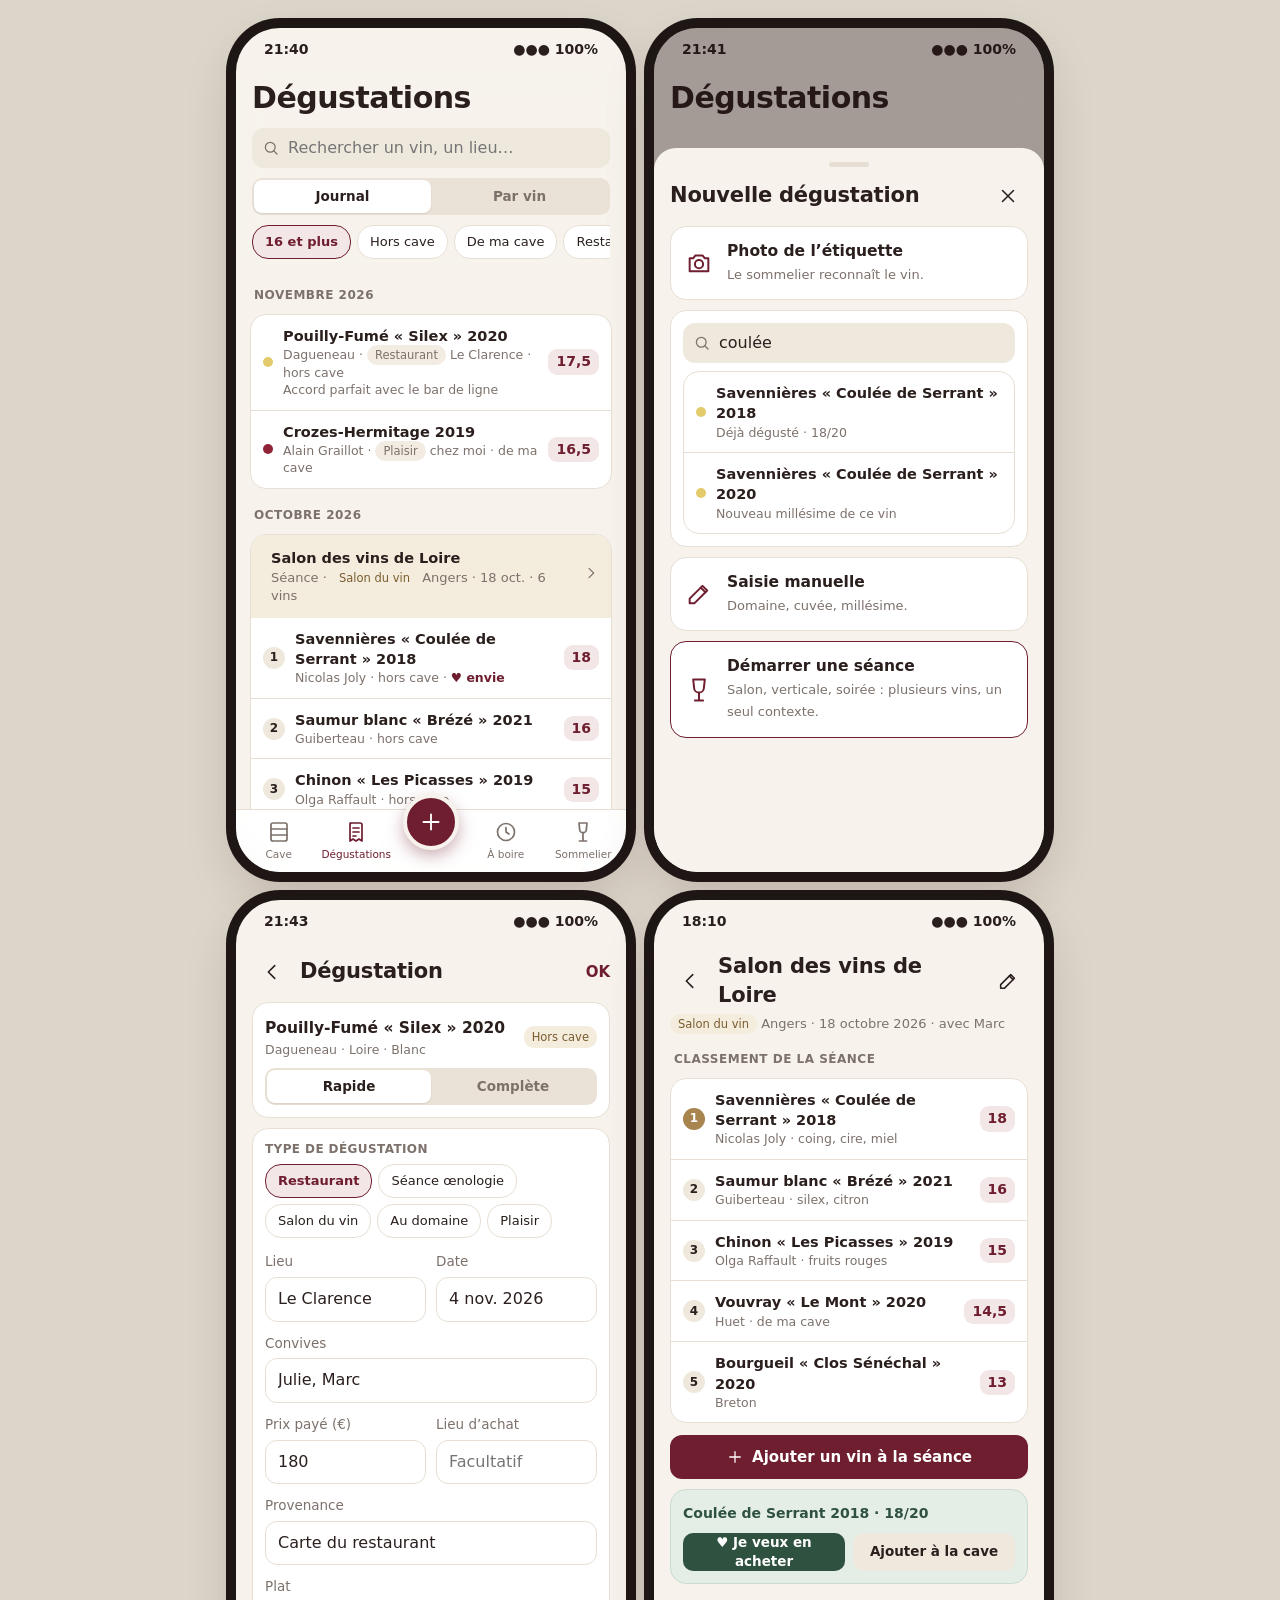
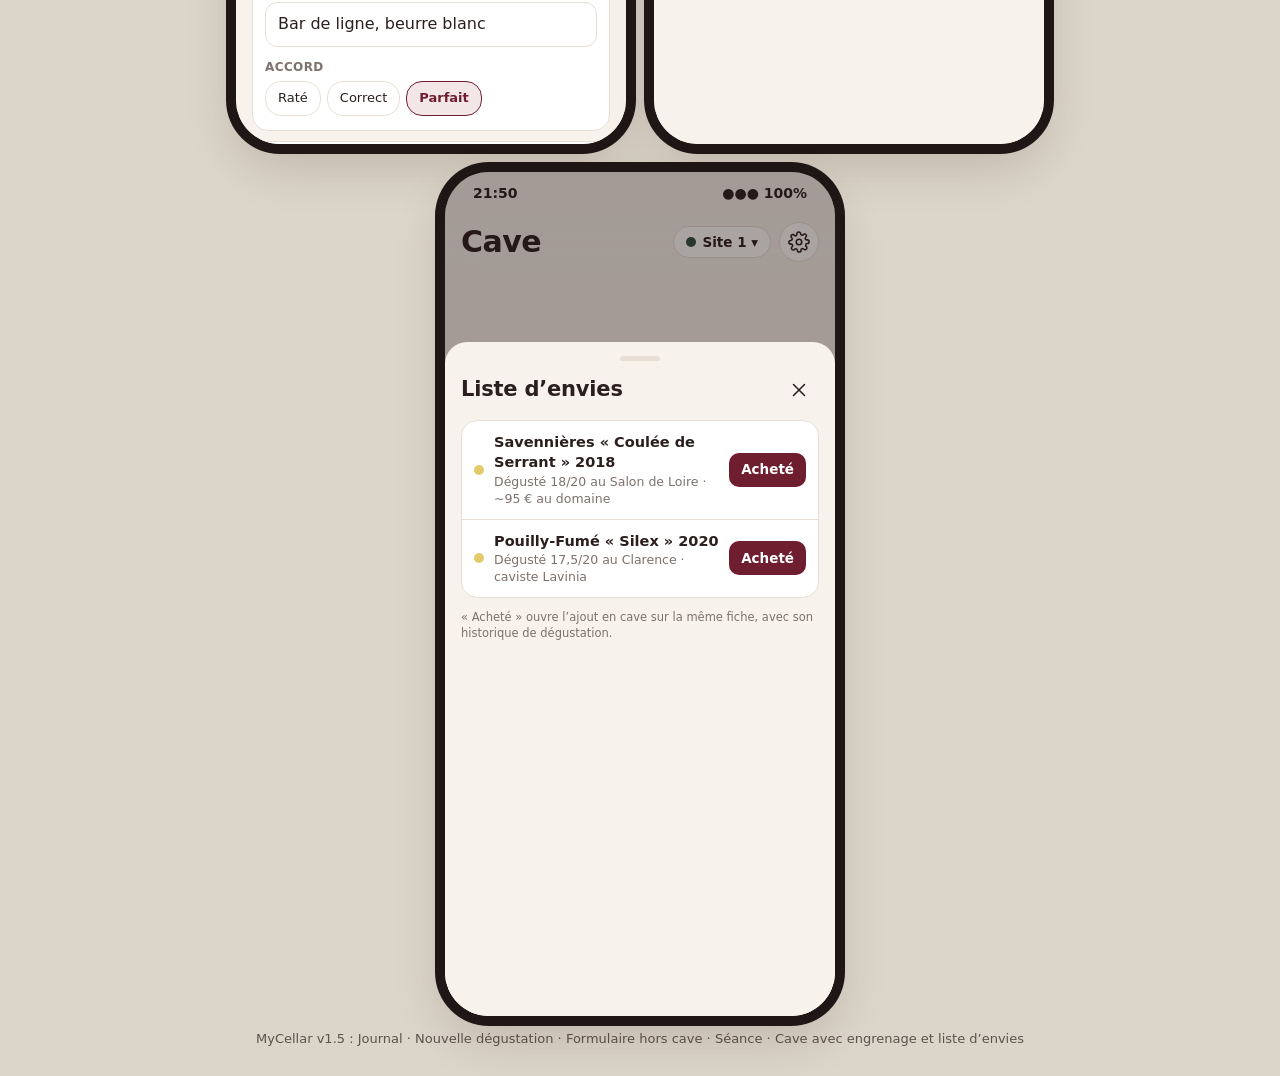
<file: docs/maquettes-degustations.html>
<!doctype html><html lang="fr"><head><meta charset="utf-8"><title>Maquettes Dégustations</title><style>:root{
  --bg:#F7F3EC; --surface:#FFFFFF; --sunk:#EFE8DD; --ink:#2A1F1D; --muted:#7D716B; --line:#E7DFD4;
  --bx:#6E1E2F; --bx-soft:#F3E6E7; --on-bx:#FFFFFF;
  --green:#2F5240; --green-soft:#E4EEE7; --gold:#A8844E; --gold-soft:#F4ECDD; --red:#B03A2E; --red-soft:#F6DCD8;
  --rouge:#8E2435; --blanc:#E3CB6B; --rose:#E59CA2; --bulle:#CDBB8C; --liquo:#C4852A; --orange:#D98B3A; --spirit:#8A5A2B;
  --st-prio:#6E1E2F; --st-apogee:#2F5240; --st-tot:#A8844E; --st-declin:#9A5B4D; --st-inconnu:#B9AFA6;
  --txt:-apple-system,BlinkMacSystemFont,"SF Pro Text",system-ui,"Segoe UI",Roboto,"Helvetica Neue",Arial,sans-serif;
  --safe-b:env(safe-area-inset-bottom,0px); --safe-t:env(safe-area-inset-top,0px);
  color-scheme:light;
}
*{box-sizing:border-box}
html{-webkit-text-size-adjust:100%}
body{margin:0;background:var(--bg);color:var(--ink);font:16px/1.4 var(--txt);-webkit-font-smoothing:antialiased;font-variant-numeric:tabular-nums;-webkit-tap-highlight-color:transparent}
button,input,select,textarea{font:inherit;color:inherit}
button{cursor:pointer}
:focus-visible{outline:3px solid var(--bx);outline-offset:2px;border-radius:8px}
.muted{color:var(--muted)} .small{font-size:13px;color:var(--muted)} .tiny{font-size:11.5px;color:var(--muted)}
.sr-only{position:absolute!important;width:1px!important;height:1px!important;min-height:0!important;padding:0!important;margin:-1px!important;overflow:hidden;clip:rect(0 0 0 0);white-space:nowrap;border:0!important;left:0;top:0}
.row{display:flex;align-items:center;gap:8px} .between{justify-content:space-between} .wrap{flex-wrap:wrap} .grow{flex:1;min-width:0}
.dot{width:10px;height:10px;border-radius:50%;display:inline-block;flex:none}
.ell{white-space:nowrap;overflow:hidden;text-overflow:ellipsis}
html.veil #app,html.veil #layer,html.veil #toast{visibility:hidden}

/* Verrou */
.lock{min-height:100dvh;display:flex;flex-direction:column;justify-content:center;padding:calc(32px + var(--safe-t)) 28px calc(32px + var(--safe-b));max-width:440px;margin:0 auto}
.lock-mark svg{width:64px;height:64px}
.lock-title{font-size:34px;font-weight:700;letter-spacing:-.02em;margin:18px 0 10px}
.lock-text{color:var(--muted);margin:0 0 26px;max-width:36ch}
.lock-form{display:grid;gap:14px}
.lock-links{display:grid;gap:4px;margin-top:22px;justify-items:start}
.or{text-align:center;color:var(--muted);margin:14px 0;font-size:14px}
.err{color:var(--red);margin:0;font-size:15px}
.codebar{padding:calc(12px + var(--safe-t)) 18px 14px;background:var(--gold-soft);font-size:14px;line-height:1.4}
.codebar.bad{background:var(--red-soft)}
.codebar p{margin:0 0 10px}
.fp{font-family:ui-monospace,SFMono-Regular,Menlo,monospace;font-size:15px;letter-spacing:.04em}

/* Champs */
label{display:grid;gap:6px;font-size:13.5px;color:var(--muted);font-weight:500}
input[type=text],input[type=password],input[type=number],input[type=date],input[type=search],input:not([type]),select,textarea{width:100%;min-height:44px;padding:10px 12px;font-size:16px;border:1px solid var(--line);border-radius:12px;background:var(--surface);color:var(--ink);-webkit-appearance:none;appearance:none}
textarea{min-height:80px;line-height:1.4;resize:vertical}
select{background-image:linear-gradient(45deg,transparent 50%,var(--muted) 50%),linear-gradient(135deg,var(--muted) 50%,transparent 50%);background-position:calc(100% - 18px) 50%,calc(100% - 13px) 50%;background-size:5px 5px;background-repeat:no-repeat;padding-right:32px}
input[type=date]{display:block}
.grid2{display:grid;grid-template-columns:1fr 1fr;gap:10px}
.grid3{display:grid;grid-template-columns:1fr 1fr 1fr;gap:10px}
.form{display:grid;gap:12px}
.fieldset{background:var(--surface);border:1px solid var(--line);border-radius:16px;padding:12px;display:grid;gap:10px}
.fieldset > .ft{font-size:12px;font-weight:700;color:var(--muted);text-transform:uppercase;letter-spacing:.5px}
.check{display:flex;align-items:center;gap:10px;font-size:15px;color:var(--ink);font-weight:500}
.check input{width:22px;height:22px;accent-color:var(--bx);margin:0}

/* Boutons */
.btn{border:0;border-radius:12px;min-height:44px;padding:0 16px;font-weight:600;font-size:15px;background:var(--sunk);color:var(--ink);display:inline-flex;align-items:center;justify-content:center;gap:8px;text-align:center}
.btn.primary{background:var(--bx);color:var(--on-bx)}
.btn.green{background:var(--green);color:#fff}
.btn.ghost{background:transparent;border:1px solid var(--line)}
.btn.outline{background:transparent;border:1px solid var(--bx);color:var(--bx)}
.btn.danger{background:transparent;color:var(--red);border:1px solid var(--line)}
.btn.small{min-height:34px;padding:0 12px;font-size:13.5px;border-radius:10px}
.btn.wide{width:100%}
.btn:disabled{opacity:.5}
.btn svg{width:18px;height:18px}
.link{background:none;border:0;padding:8px 0;color:var(--bx);font-weight:600;text-align:left;font-size:15px}
.icon-btn{width:40px;height:40px;border:0;border-radius:12px;background:transparent;display:grid;place-items:center;color:var(--ink);flex:none}
.icon-btn svg{width:22px;height:22px}
.btns{display:grid;gap:8px}
.btns2{display:grid;grid-template-columns:1fr 1fr;gap:8px}

/* Structure */
.top{position:sticky;top:0;z-index:5;padding:calc(8px + var(--safe-t)) 16px 8px;background:color-mix(in srgb,var(--bg) 92%,transparent);-webkit-backdrop-filter:blur(14px);backdrop-filter:blur(14px)}
.top-row{display:flex;align-items:center;gap:8px;min-height:44px}
.top h1{font-size:30px;font-weight:700;letter-spacing:-.5px;margin:0;flex:1;min-width:0}
.sitepill{display:inline-flex;align-items:center;gap:6px;background:var(--surface);border:1px solid var(--line);border-radius:20px;padding:6px 12px;font-size:13.5px;font-weight:600;max-width:52vw}
.sitepill span.ell{max-width:34vw}
.view{padding:0 14px calc(110px + var(--safe-b));max-width:620px;margin:0 auto}
.banner{margin:8px 0 0;padding:10px 14px;border-radius:12px;background:var(--gold-soft);font-size:14px;line-height:1.4}
.banner.bx{background:var(--bx);color:#fff}
.banner.green{background:var(--green-soft)}
.banner .btn{margin-top:8px}
.empty{text-align:center;color:var(--muted);padding:40px 20px;font-size:15px}
.empty svg{width:44px;height:44px;opacity:.5;margin-bottom:8px}
.sect{font-size:12px;font-weight:700;color:var(--muted);text-transform:uppercase;letter-spacing:.5px;margin:18px 4px 6px}

/* Recherche, segments, pastilles */
.search{margin-top:8px;display:flex;align-items:center;gap:8px;background:var(--sunk);border-radius:12px;padding:0 10px}
.search svg{width:18px;height:18px;color:var(--muted);flex:none}
.search input{border:0;background:transparent;min-height:40px;padding:8px 0;font-size:16px}
.search input:focus{outline:none}
.seg{display:flex;background:#EAE2D6;border-radius:10px;padding:2px;margin-top:10px}
.seg button{flex:1;border:0;background:none;font-size:13.5px;font-weight:600;padding:7px 4px;border-radius:8px;color:var(--muted)}
.seg button.on{background:var(--surface);color:var(--ink);box-shadow:0 1px 2px rgba(0,0,0,.08)}
.chips{display:flex;gap:6px;margin-top:10px;overflow-x:auto;padding-bottom:2px;scrollbar-width:none}
.chips::-webkit-scrollbar{display:none}
.chips.wrap{flex-wrap:wrap;overflow:visible}
.chip{flex:none;font-size:13px;padding:7px 12px;border-radius:16px;background:var(--surface);border:1px solid var(--line);white-space:nowrap;font-weight:500;color:var(--ink);display:inline-flex;align-items:center;gap:6px}
.chip.on{background:var(--bx);color:#fff;border-color:var(--bx)}
.chip.soft.on{background:var(--bx-soft);color:var(--bx);border-color:var(--bx);font-weight:600}
.chip.dash{border-style:dashed;color:var(--muted)}
.tag{font-size:11.5px;padding:3px 8px;border-radius:10px;background:#F2ECE3;font-weight:500;white-space:nowrap}
.tag.g{background:var(--green-soft);color:var(--green)} .tag.b{background:var(--bx-soft);color:var(--bx)} .tag.o{background:var(--gold-soft);color:#7A5C2E} .tag.r{background:var(--red-soft);color:var(--red)}
.tags{display:flex;gap:5px;flex-wrap:wrap}

/* Cartes */
.card{background:var(--surface);border-radius:16px;padding:12px;margin-top:10px;border:1px solid var(--line)}
.card.tap{cursor:pointer}
.ct{font-size:14px;font-weight:700;display:flex;justify-content:space-between;align-items:center;gap:8px;margin-bottom:8px}
.ct span.small{font-weight:500}
.ct .icon-btn{width:32px;height:32px;margin:-6px -6px -6px 0}
.ct .icon-btn svg{width:18px;height:18px}

/* Plan : armoire / étagère */
.shelf-l{font-size:10px;color:var(--muted);margin:8px 0 3px;font-weight:600;letter-spacing:.3px;text-transform:uppercase}
.shelf{display:grid;gap:4px}
.slot{background:#FAF7F2;border:1px solid var(--line);border-radius:7px;min-height:42px;padding:4px 3px 4px 8px;position:relative;overflow:hidden;text-align:left;font-size:9.5px;line-height:1.2;min-width:0}
.slot i{position:absolute;left:0;top:0;bottom:0;width:4px}
.slot b{display:block;font-size:10px;white-space:nowrap;overflow:hidden;text-overflow:ellipsis;letter-spacing:-.1px}
.slot small{display:block;color:var(--muted);font-weight:500;white-space:nowrap;overflow:hidden;text-overflow:ellipsis}
.slot.empty{background:transparent;border-style:dashed}
.slot.hl{outline:2px solid var(--bx);outline-offset:1px;background:var(--bx-soft)}
.slot.dim{opacity:.35}
.slot.ami{background:repeating-linear-gradient(135deg,#FAF7F2 0 5px,#EFE8DD 5px 7px)}
.slot .ini{position:absolute;right:3px;bottom:2px;font-size:8.5px;background:var(--gold);color:#fff;border-radius:6px;padding:0 3px;font-weight:700}
.slot.sel{outline:2px solid var(--green);outline-offset:1px;background:var(--green-soft)}
/* Plan : rack */
.rack{display:grid;gap:6px 4px;justify-content:space-between}
.rc{width:100%;max-width:36px;aspect-ratio:1;height:auto;justify-self:center;border-radius:50%;border:1px solid var(--line);background:#FAF7F2;display:flex;align-items:center;justify-content:center;font-size:9px;font-weight:700;color:#fff;padding:0;position:relative;letter-spacing:-.2px}
.rc.hl{box-shadow:0 0 0 2px var(--bg),0 0 0 4px var(--bx)}
.rc.dim{opacity:.3}
.rc.sel{box-shadow:0 0 0 2px var(--bg),0 0 0 4px var(--green)}
.rc.ami::after{content:attr(data-ini);position:absolute;right:-3px;bottom:-3px;background:var(--gold);color:#fff;font-size:8px;border-radius:6px;padding:0 3px}
.rc.light{color:#4a3d10}
.rack-scroll{overflow-x:auto;padding:4px 2px}
/* Plan : caisses */
.pile{display:grid;grid-template-columns:1fr 1fr;gap:8px}
.crate{background:#EADCC4;border:1px solid #D8C5A5;border-radius:8px;padding:8px;font-size:12px;font-weight:600;line-height:1.3;text-align:left;min-width:0}
.crate.carton{background:#E6D3B5;border-color:#CFB892}
.crate small{display:block;font-weight:500;color:#6E5A3E}
.crate .cnt{display:inline-block;margin-top:5px;background:#fff;border-radius:8px;padding:1px 7px;font-size:11px}
.crate.hl{outline:2px solid var(--bx);outline-offset:1px}
.crate.dim{opacity:.35}
.unplaced{display:flex;gap:6px;flex-wrap:wrap}

/* Listes */
.list{background:var(--surface);border:1px solid var(--line);border-radius:16px;margin-top:10px;overflow:hidden}
.li{display:flex;gap:10px;align-items:center;padding:11px 12px;border-bottom:1px solid var(--line);text-align:left;width:100%;background:none;border-left:0;border-right:0;border-top:0}
.li:last-child{border-bottom:0}
.li .it{flex:1;min-width:0}
.li .it b{font-size:14.5px;display:block;font-weight:600}
.li .it small{font-size:12.5px;color:var(--muted);display:block}
.qty{font-size:13px;font-weight:700;background:#F2ECE3;border-radius:9px;padding:3px 8px;flex:none}
.chev{color:var(--muted);flex:none}
.chev svg{width:16px;height:16px}
.thumb{width:40px;height:52px;border-radius:6px;object-fit:cover;flex:none;background:var(--sunk)}

/* Fenêtre de dégustation */
.win{position:relative;height:6px;background:#EFE8DD;border-radius:3px;margin-top:7px}
.win .w{position:absolute;top:0;bottom:0;border-radius:3px;background:linear-gradient(90deg,var(--gold) 0%,var(--green) 40%,var(--green) 70%,var(--st-declin) 100%)}
.win .now{position:absolute;top:-3px;width:2px;height:12px;background:var(--ink);border-radius:1px}
.win.big{height:10px;border-radius:5px}
.win.big .now{height:18px;top:-4px}
.winlab{display:flex;justify-content:space-between;font-size:11.5px;color:var(--muted);margin-top:4px}

/* À boire */
.kpis{display:grid;grid-template-columns:repeat(4,1fr);gap:6px;margin-top:10px}
.kpi{background:var(--surface);border:1px solid var(--line);border-radius:12px;padding:8px 4px;text-align:center}
.kpi b{display:block;font-size:21px}
.kpi span{font-size:10.5px;color:var(--muted);font-weight:600}
.kpi.on{border:1.5px solid var(--bx)}
.bars{display:flex;align-items:flex-end;gap:6px;height:90px}
.bars div{flex:1;border-radius:4px 4px 0 0;min-height:2px;position:relative}
.bars div span{position:absolute;top:-16px;left:0;right:0;text-align:center;font-size:10.5px;font-weight:700;color:var(--ink)}
.barl{display:flex;gap:6px;font-size:10.5px;color:var(--muted);margin-top:4px;text-align:center}
.barl span{flex:1}

/* Barre d'onglets */
.tabs{position:fixed;left:0;right:0;bottom:0;z-index:6;display:grid;grid-template-columns:1fr 1fr 72px 1fr 1fr;padding:6px 4px calc(6px + var(--safe-b));background:color-mix(in srgb,var(--surface) 94%,transparent);-webkit-backdrop-filter:blur(16px);backdrop-filter:blur(16px);border-top:1px solid var(--line)}
.tab{display:flex;flex-direction:column;align-items:center;gap:3px;font-size:10.5px;color:var(--muted);font-weight:500;background:none;border:0;padding:4px 0}
.tab svg{width:24px;height:24px}
.tab.on{color:var(--bx)}
.tab.plus span{width:56px;height:56px;border-radius:50%;background:var(--bx);color:#fff;display:flex;align-items:center;justify-content:center;margin-top:-26px;box-shadow:0 6px 16px rgba(110,30,47,.35);border:4px solid var(--bg)}
.tab.plus svg{width:26px;height:26px}

/* Feuilles */
.backdrop{position:fixed;inset:0;z-index:20;background:rgba(30,15,12,.38)}
.sheet{position:fixed;left:0;right:0;bottom:0;z-index:21;max-height:92dvh;overflow:auto;overscroll-behavior:contain;background:var(--bg);border-radius:22px 22px 0 0;padding:8px 16px calc(24px + var(--safe-b));max-width:620px;margin:0 auto;animation:up .22s ease-out}
.sheet.full{top:calc(10px + var(--safe-t));max-height:none}
@keyframes up{from{transform:translateY(30px);opacity:.4}to{transform:none;opacity:1}}
.sheet .grab{height:18px;position:relative;margin-bottom:2px}
.sheet .grab::after{content:'';position:absolute;left:50%;top:6px;transform:translateX(-50%);width:40px;height:5px;border-radius:9px;background:var(--line)}
.sheet h2{font-size:21px;font-weight:700;margin:2px 0 12px;letter-spacing:-.2px}
.sheet h3{font-size:15px;font-weight:700;margin:20px 0 8px}
.shead{display:flex;align-items:center;gap:8px;margin:0 0 10px}
.shead h2{flex:1;margin:0;min-width:0}
.shead .link{padding:6px 0}
.toast{position:fixed;left:50%;bottom:calc(96px + var(--safe-b));transform:translateX(-50%);z-index:30;background:var(--ink);color:var(--bg);padding:10px 16px;border-radius:12px;font-size:15px;font-weight:600;opacity:0;pointer-events:none;transition:opacity .2s;max-width:90vw;text-align:center}
.toast.show{opacity:1}
@media (prefers-reduced-motion: reduce){.sheet{animation:none}.toast{transition:none}}
.kv{display:grid;grid-template-columns:auto 1fr;gap:6px 12px;font-size:14px;margin:0}
.kv dt{color:var(--muted)} .kv dd{margin:0;font-weight:500;text-align:right}
.photo{width:100%;max-height:260px;object-fit:contain;border-radius:12px;background:var(--sunk)}
.big-actions{display:grid;gap:10px}
.big-action{display:flex;align-items:center;gap:14px;text-align:left;background:var(--surface);border:1px solid var(--line);border-radius:16px;padding:14px;width:100%}
.big-action svg{width:28px;height:28px;color:var(--bx);flex:none}
.big-action b{display:block;font-size:15.5px}
.big-action small{color:var(--muted);font-size:13px}

/* Interrupteur */
.switch{position:relative;width:48px;height:28px;flex:none}
.switch input{opacity:0;width:100%;height:100%;margin:0;position:absolute;inset:0;z-index:1;cursor:pointer}
.switch span{position:absolute;inset:0;border-radius:14px;background:#E2D9CC;transition:background .15s}
.switch span::after{content:"";position:absolute;top:2px;left:2px;width:24px;height:24px;border-radius:50%;background:#fff;box-shadow:0 1px 3px rgba(0,0,0,.2);transition:left .15s}
.switch input:checked + span{background:var(--green)}
.switch input:checked + span::after{left:22px}
.switch input:disabled + span{opacity:.45}
.set{display:flex;align-items:center;gap:10px;padding:11px 0;border-bottom:1px solid var(--line);width:100%;text-align:left;background:none;border-left:0;border-right:0;border-top:0}
.set:last-child{border-bottom:0}
.set .it{flex:1;min-width:0}
.set .it b{display:block;font-size:15px;font-weight:600}
.set .it small{display:block;font-size:12.5px;color:var(--muted)}
.set .val{font-size:13.5px;color:var(--bx);font-weight:600;flex:none}
.meter{height:8px;background:var(--sunk);border-radius:4px;overflow:hidden;margin-top:8px}
.meter i{display:block;height:100%;background:var(--green);border-radius:4px}
.meter i.warn{background:var(--gold)} .meter i.over{background:var(--red)}

/* Sommelier */
.chat{padding-bottom:170px}
.bubble{max-width:86%;padding:10px 13px;border-radius:18px;font-size:15px;line-height:1.4;margin-top:10px;white-space:pre-wrap;word-wrap:break-word}
.bubble.me{background:var(--bx);color:#fff;margin-left:auto;border-bottom-right-radius:6px}
.bubble.ai{background:var(--surface);border:1px solid var(--line);border-bottom-left-radius:6px}
.bubble.err{background:var(--red-soft);border:0}
.reco{background:var(--surface);border:1px solid var(--line);border-radius:16px;padding:12px;margin-top:8px}
.reco.first{border:1.5px solid var(--bx)}
.rk{font-size:11px;font-weight:700;color:var(--bx);letter-spacing:.4px;text-transform:uppercase}
.rn{font-size:15.5px;font-weight:700;margin-top:3px}
.rs{font-size:12.5px;color:var(--muted);margin-top:1px}
.why{font-size:13.5px;line-height:1.4;margin-top:7px}
.loc{display:flex;align-items:center;gap:6px;margin-top:8px;font-size:12.5px;font-weight:600;color:var(--green)}
.loc svg{width:14px;height:14px;flex:none}
.composer{position:fixed;left:0;right:0;bottom:calc(68px + var(--safe-b));z-index:5;padding:8px 14px;background:linear-gradient(to bottom,transparent,var(--bg) 16px);max-width:620px;margin:0 auto}
.composer .box{display:flex;align-items:flex-end;gap:8px;background:var(--surface);border:1px solid var(--line);border-radius:22px;padding:4px 4px 4px 14px}
.composer textarea{border:0;min-height:38px;max-height:120px;padding:9px 0;background:transparent;resize:none;font-size:16px}
.composer textarea:focus{outline:none}
.composer .send{width:38px;height:38px;border-radius:50%;background:var(--bx);color:#fff;border:0;display:grid;place-items:center;flex:none}
.composer .send svg{width:18px;height:18px}
.composer .send:disabled{opacity:.4}
.typing{display:inline-flex;gap:4px}
.typing i{width:7px;height:7px;border-radius:50%;background:var(--muted);animation:blink 1.2s infinite}
.typing i:nth-child(2){animation-delay:.2s}.typing i:nth-child(3){animation-delay:.4s}
@keyframes blink{0%,80%,100%{opacity:.25}40%{opacity:1}}

/* Dégustation */
.score{font-size:42px;font-weight:700;color:var(--bx);text-align:center;line-height:1.1}
.score small{font-size:17px;color:var(--muted);font-weight:600}
input[type=range]{-webkit-appearance:none;appearance:none;width:100%;height:28px;background:transparent;margin:0}
input[type=range]::-webkit-slider-runnable-track{height:4px;border-radius:2px;background:linear-gradient(to right,var(--bx) var(--p,50%),#EAE2D6 var(--p,50%))}
input[type=range]::-webkit-slider-thumb{-webkit-appearance:none;width:24px;height:24px;border-radius:50%;background:#fff;border:1px solid var(--line);box-shadow:0 1px 4px rgba(0,0,0,.22);margin-top:-10px}
input[type=range]::-moz-range-track{height:4px;border-radius:2px;background:#EAE2D6}
input[type=range]::-moz-range-progress{height:4px;border-radius:2px;background:var(--bx)}
input[type=range]::-moz-range-thumb{width:22px;height:22px;border-radius:50%;background:#fff;border:1px solid var(--line)}
.sl{display:grid;grid-template-columns:84px 1fr 36px;align-items:center;gap:8px;font-size:13px}
.sl output{font-size:12px;color:var(--muted);text-align:right}
.lbl{font-size:12px;font-weight:700;color:var(--muted);text-transform:uppercase;letter-spacing:.4px;margin:16px 0 6px}
.wheel{display:flex;justify-content:center;margin:4px 0}
.wheel svg{max-width:100%;height:auto;touch-action:manipulation}
.wheel path{cursor:pointer}
.wheel text{pointer-events:none;user-select:none}
.teintes{display:flex;gap:8px;flex-wrap:wrap}
.teinte{width:38px;height:38px;border-radius:50%;border:2px solid #fff;box-shadow:0 0 0 1px var(--line);padding:0}
.teinte.on{box-shadow:0 0 0 2px var(--bx)}
.level{display:flex;align-items:center;gap:10px}
.bottle-level{width:18px;height:40px;border:2px solid var(--muted);border-radius:6px 6px 4px 4px;position:relative;overflow:hidden;flex:none}
.bottle-level i{position:absolute;left:0;right:0;bottom:0;background:var(--spirit)}

@media (min-width:700px){ .pile{grid-template-columns:repeat(3,1fr)} }

body{background:#DCD5CA;padding:28px;display:flex;gap:28px;flex-wrap:wrap;justify-content:center}
.phone{width:390px;height:844px;background:var(--bg);border-radius:44px;overflow:hidden;position:relative;box-shadow:0 20px 50px rgba(60,30,20,.18),0 0 0 10px #1d1716;transform:translateZ(0)}
.status{height:44px;display:flex;justify-content:space-between;align-items:center;padding:0 28px;font-size:14px;font-weight:600}
.phone .top{position:relative;padding-top:4px}
.phone .tabs,.phone .backdrop,.phone .sheet{position:absolute}
.phone .sheet{bottom:0;overflow:hidden}
.nb{font-size:14px;font-weight:700;color:var(--bx);background:var(--bx-soft);border-radius:9px;padding:3px 8px;flex:none}
.rank{width:22px;height:22px;border-radius:50%;background:var(--sunk);font-size:12px;font-weight:700;display:grid;place-items:center;flex:none}
.li:first-of-type .rank{background:var(--gold);color:#fff}
.caption{width:100%;text-align:center;font-size:13px;color:#5d524c;margin-top:-14px}
</style></head><body><!-- 1. JOURNAL -->
<div class="phone"><div class="status"><span>21:40</span><span>●●● 100%</span></div>
  <header class="top"><div class="top-row"><h1>Dégustations</h1></div>
    <div class="search"><svg viewBox="0 0 24 24" fill="none" stroke="currentColor" stroke-width="1.7" stroke-linecap="round" stroke-linejoin="round" ><circle cx="11" cy="11" r="6.5"/><path d="m20 20-4.2-4.2"/></svg><input placeholder="Rechercher un vin, un lieu…"></div>
    <div class="seg"><button class="on">Journal</button><button>Par vin</button></div>
    <div class="chips"><button class="chip soft on">16 et plus</button><button class="chip soft">Hors cave</button><button class="chip soft">De ma cave</button><button class="chip soft">Restaurant</button><button class="chip soft">Salon du vin</button></div>
  </header>
  <main class="view">
    <div class="sect">Novembre 2026</div>
    <div class="list">
      <div class="li"><span class="dot" style="background:#E3CB6B"></span><div class="it"><b>Pouilly-Fumé « Silex » 2020</b><small>Dagueneau · <span class="tag">Restaurant</span> Le Clarence · hors cave</small><small>Accord parfait avec le bar de ligne</small></div><span class="nb">17,5</span></div>
      <div class="li"><span class="dot" style="background:#8E2435"></span><div class="it"><b>Crozes-Hermitage 2019</b><small>Alain Graillot · <span class="tag">Plaisir</span> chez moi · de ma cave</small></div><span class="nb">16,5</span></div>
    </div>
    <div class="sect">Octobre 2026</div>
    <div class="card" style="padding:0;overflow:hidden">
      <div class="row" style="padding:12px;background:var(--gold-soft)"><span style="color:var(--bx)"><svg viewBox="0 0 24 24" fill="none" stroke="currentColor" stroke-width="1.7" stroke-linecap="round" stroke-linejoin="round" ><path d="M7 3h10l-.8 7a4.2 4.2 0 0 1-8.4 0z"/><path d="M12 14.5V20M8.5 21h7"/></svg></span><div class="grow"><b style="font-size:14.5px">Salon des vins de Loire</b><div class="small">Séance · <span class="tag o">Salon du vin</span> Angers · 18 oct. · 6 vins</div></div><span class="chev"><svg viewBox="0 0 24 24" fill="none" stroke="currentColor" stroke-width="1.7" stroke-linecap="round" stroke-linejoin="round" stroke-width="2"><path d="M9 5l7 7-7 7"/></svg></span></div>
      <div class="li"><span class="rank">1</span><div class="it"><b>Savennières « Coulée de Serrant » 2018</b><small>Nicolas Joly · hors cave · <span style="color:var(--bx);font-weight:600">♥ envie</span></small></div><span class="nb">18</span></div>
      <div class="li"><span class="rank">2</span><div class="it"><b>Saumur blanc « Brézé » 2021</b><small>Guiberteau · hors cave</small></div><span class="nb">16</span></div>
      <div class="li"><span class="rank">3</span><div class="it"><b>Chinon « Les Picasses » 2019</b><small>Olga Raffault · hors cave</small></div><span class="nb">15</span></div>
      <div class="li" style="justify-content:center;color:var(--bx);font-weight:600;font-size:13.5px">Voir les 6 vins</div>
    </div>
    <div class="list">
      <div class="li"><span class="dot" style="background:#8E2435"></span><div class="it"><b>Morgon « Côte du Py » 2022</b><small>Jean Foillard · <span class="tag">Au domaine</span> Villié-Morgon · hors cave</small></div><span class="nb">15</span></div>
    </div>
  </main>
  <nav class="tabs"><button class="tab"><svg viewBox="0 0 24 24" fill="none" stroke="currentColor" stroke-width="1.7" stroke-linecap="round" stroke-linejoin="round" ><rect x="4" y="3" width="16" height="18" rx="2"/><path d="M4 9h16M4 15h16"/></svg>Cave</button><button class="tab on"><svg viewBox="0 0 24 24" fill="none" stroke="currentColor" stroke-width="1.7" stroke-linecap="round" stroke-linejoin="round"><path d="M6 3h10a2 2 0 0 1 2 2v16l-3-2-3 2-3-2-3 2V5a2 2 0 0 1 2-2z"/><path d="M9 8h6M9 12h6M9 16h3"/></svg>Dégustations</button><button class="tab plus"><span><svg viewBox="0 0 24 24" fill="none" stroke="currentColor" stroke-width="1.7" stroke-linecap="round" stroke-linejoin="round" stroke-width="2.2"><path d="M12 5v14M5 12h14"/></svg></span></button><button class="tab"><svg viewBox="0 0 24 24" fill="none" stroke="currentColor" stroke-width="1.7" stroke-linecap="round" stroke-linejoin="round" ><circle cx="12" cy="12" r="8.5"/><path d="M12 7.5V12l3 2"/></svg>À boire</button><button class="tab"><svg viewBox="0 0 24 24" fill="none" stroke="currentColor" stroke-width="1.7" stroke-linecap="round" stroke-linejoin="round" ><path d="M8 3h8l-.6 6.2a3.4 3.4 0 0 1-6.8 0z"/><path d="M12 12.6V20M8.5 21h7"/></svg>Sommelier</button></nav>
</div>

<!-- 2. NOUVELLE DÉGUSTATION -->
<div class="phone"><div class="status"><span>21:41</span><span>●●● 100%</span></div>
  <header class="top"><div class="top-row"><h1>Dégustations</h1></div></header>
  <div class="backdrop"></div>
  <div class="sheet" style="max-height:none;top:120px"><div class="grab"></div>
    <div class="shead"><h2>Nouvelle dégustation</h2><button class="icon-btn"><svg viewBox="0 0 24 24" fill="none" stroke="currentColor" stroke-width="1.7" stroke-linecap="round" stroke-linejoin="round" stroke-width="2"><path d="M6 6l12 12M18 6 6 18"/></svg></button></div>
    <div class="big-actions">
      <button class="big-action"><svg viewBox="0 0 24 24" fill="none" stroke="currentColor" stroke-width="1.7" stroke-linecap="round" stroke-linejoin="round" ><path d="M4 8h3l2-2.5h6L17 8h3v11H4z"/><circle cx="12" cy="13" r="3.5"/></svg><div><b>Photo de l’étiquette</b><small>Le sommelier reconnaît le vin.</small></div></button>
      <div class="card" style="margin:0"><div class="search" style="margin:0"><svg viewBox="0 0 24 24" fill="none" stroke="currentColor" stroke-width="1.7" stroke-linecap="round" stroke-linejoin="round" ><circle cx="11" cy="11" r="6.5"/><path d="m20 20-4.2-4.2"/></svg><input value="coulée"></div>
        <div class="list" style="margin-top:8px"><div class="li"><span class="dot" style="background:#E3CB6B"></span><div class="it"><b>Savennières « Coulée de Serrant » 2018</b><small>Déjà dégusté · 18/20</small></div></div>
        <div class="li"><span class="dot" style="background:#E3CB6B"></span><div class="it"><b>Savennières « Coulée de Serrant » 2020</b><small>Nouveau millésime de ce vin</small></div></div></div></div>
      <button class="big-action"><svg viewBox="0 0 24 24" fill="none" stroke="currentColor" stroke-width="1.7" stroke-linecap="round" stroke-linejoin="round" ><path d="M4 20h4L19 9l-4-4L4 16z"/><path d="m13.5 6.5 4 4"/></svg><div><b>Saisie manuelle</b><small>Domaine, cuvée, millésime.</small></div></button>
      <button class="big-action" style="border-color:var(--bx)"><svg viewBox="0 0 24 24" fill="none" stroke="currentColor" stroke-width="1.7" stroke-linecap="round" stroke-linejoin="round" ><path d="M7 3h10l-.8 7a4.2 4.2 0 0 1-8.4 0z"/><path d="M12 14.5V20M8.5 21h7"/></svg><div><b>Démarrer une séance</b><small>Salon, verticale, soirée : plusieurs vins, un seul contexte.</small></div></button>
    </div>
  </div>
</div>

<!-- 3. FORMULAIRE -->
<div class="phone"><div class="status"><span>21:43</span><span>●●● 100%</span></div>
  <div class="sheet" style="max-height:none;top:44px;border-radius:0;animation:none"><div class="shead"><button class="icon-btn"><svg viewBox="0 0 24 24" fill="none" stroke="currentColor" stroke-width="1.7" stroke-linecap="round" stroke-linejoin="round" stroke-width="2"><path d="M15 5l-7 7 7 7"/></svg></button><h2>Dégustation</h2><button class="link">OK</button></div>
    <div class="card" style="margin-top:0"><div class="row"><div class="grow"><div class="rn">Pouilly-Fumé « Silex » 2020</div><div class="rs">Dagueneau · Loire · Blanc</div></div><span class="tag o">Hors cave</span></div>
      <div class="seg"><button class="on">Rapide</button><button>Complète</button></div></div>
    <div class="card form">
      <div><div class="lbl" style="margin-top:0">Type de dégustation</div><div class="chips wrap" style="margin-top:0"><span class="chip soft on">Restaurant</span><span class="chip soft">Séance œnologie</span><span class="chip soft">Salon du vin</span><span class="chip soft">Au domaine</span><span class="chip soft">Plaisir</span></div></div>
      <div class="grid2"><label>Lieu<input value="Le Clarence"></label><label>Date<input value="4 nov. 2026"></label></div>
      <label>Convives<input value="Julie, Marc"></label>
      <div class="grid2"><label>Prix payé (€)<input value="180"></label><label>Lieu d’achat<input placeholder="Facultatif"></label></div>
      <label>Provenance<input value="Carte du restaurant"></label>
      <label>Plat<input value="Bar de ligne, beurre blanc"></label>
      <div><div class="lbl" style="margin-top:0">Accord</div><div class="chips" style="margin-top:0"><span class="chip soft">Raté</span><span class="chip soft">Correct</span><span class="chip soft on">Parfait</span></div></div>
    </div>
    <div class="card"><div class="score">17,5<small> / 20</small></div><input type="range" min="0" max="20" step=".5" value="17.5" style="--p:87.5%"></div>
  </div>
</div>

<!-- 4. SÉANCE -->
<div class="phone"><div class="status"><span>18:10</span><span>●●● 100%</span></div>
  <div class="sheet" style="max-height:none;top:44px;border-radius:0;animation:none"><div class="shead"><button class="icon-btn"><svg viewBox="0 0 24 24" fill="none" stroke="currentColor" stroke-width="1.7" stroke-linecap="round" stroke-linejoin="round" stroke-width="2"><path d="M15 5l-7 7 7 7"/></svg></button><h2>Salon des vins de Loire</h2><button class="icon-btn"><svg viewBox="0 0 24 24" fill="none" stroke="currentColor" stroke-width="1.7" stroke-linecap="round" stroke-linejoin="round" ><path d="M4 20h4L19 9l-4-4L4 16z"/><path d="m13.5 6.5 4 4"/></svg></button></div>
    <p class="small" style="margin-top:-6px"><span class="tag o">Salon du vin</span> Angers · 18 octobre 2026 · avec Marc</p>
    <div class="sect">Classement de la séance</div>
    <div class="list">
      <div class="li"><span class="rank">1</span><div class="it"><b>Savennières « Coulée de Serrant » 2018</b><small>Nicolas Joly · coing, cire, miel</small></div><span class="nb">18</span></div>
      <div class="li"><span class="rank">2</span><div class="it"><b>Saumur blanc « Brézé » 2021</b><small>Guiberteau · silex, citron</small></div><span class="nb">16</span></div>
      <div class="li"><span class="rank">3</span><div class="it"><b>Chinon « Les Picasses » 2019</b><small>Olga Raffault · fruits rouges</small></div><span class="nb">15</span></div>
      <div class="li"><span class="rank">4</span><div class="it"><b>Vouvray « Le Mont » 2020</b><small>Huet · de ma cave</small></div><span class="nb">14,5</span></div>
      <div class="li"><span class="rank">5</span><div class="it"><b>Bourgueil « Clos Sénéchal » 2020</b><small>Breton</small></div><span class="nb">13</span></div>
    </div>
    <button class="btn primary wide" style="margin-top:12px"><svg viewBox="0 0 24 24" fill="none" stroke="currentColor" stroke-width="1.7" stroke-linecap="round" stroke-linejoin="round" stroke-width="2.2"><path d="M12 5v14M5 12h14"/></svg> Ajouter un vin à la séance</button>
    <div class="card" style="background:var(--green-soft);border-color:#C9DCCF"><b style="color:var(--green);font-size:14px">Coulée de Serrant 2018 · 18/20</b><div class="btns2" style="margin-top:8px"><button class="btn small green">♥ Je veux en acheter</button><button class="btn small">Ajouter à la cave</button></div></div>
  </div>
</div>

<!-- 5. CAVE (ENGRENAGE) + ENVIES -->
<div class="phone"><div class="status"><span>21:50</span><span>●●● 100%</span></div>
  <header class="top"><div class="top-row"><h1>Cave</h1><span class="sitepill"><span class="dot" style="background:var(--green)"></span>Site 1 ▾</span><button class="icon-btn" style="border:1px solid var(--line);background:var(--surface);border-radius:50%"><svg viewBox="0 0 24 24" fill="none" stroke="currentColor" stroke-width="1.7" stroke-linecap="round" stroke-linejoin="round" ><circle cx="12" cy="12" r="3"/><path d="M19.4 15a1.6 1.6 0 0 0 .3 1.8l.1.1a2 2 0 1 1-2.8 2.8l-.1-.1a1.6 1.6 0 0 0-2.7 1.1V21a2 2 0 1 1-4 0v-.1a1.6 1.6 0 0 0-2.7-1.1l-.1.1a2 2 0 1 1-2.8-2.8l.1-.1a1.6 1.6 0 0 0-1.1-2.7H3a2 2 0 1 1 0-4h.1a1.6 1.6 0 0 0 1.1-2.7l-.1-.1a2 2 0 1 1 2.8-2.8l.1.1A1.6 1.6 0 0 0 9.7 4V3a2 2 0 1 1 4 0v.1a1.6 1.6 0 0 0 2.7 1.1l.1-.1a2 2 0 1 1 2.8 2.8l-.1.1a1.6 1.6 0 0 0 1.1 2.7H21a2 2 0 1 1 0 4h-.1a1.6 1.6 0 0 0-1.5 1.3z"/></svg></button></div></header>
  <div class="backdrop" style="top:0"></div>
  <div class="sheet" style="max-height:none;top:170px"><div class="grab"></div>
    <div class="shead"><h2>Liste d’envies</h2><button class="icon-btn"><svg viewBox="0 0 24 24" fill="none" stroke="currentColor" stroke-width="1.7" stroke-linecap="round" stroke-linejoin="round" stroke-width="2"><path d="M6 6l12 12M18 6 6 18"/></svg></button></div>
    <div class="list">
      <div class="li"><span class="dot" style="background:#E3CB6B"></span><div class="it"><b>Savennières « Coulée de Serrant » 2018</b><small>Dégusté 18/20 au Salon de Loire · ~95 € au domaine</small></div><button class="btn small primary">Acheté</button></div>
      <div class="li"><span class="dot" style="background:#E3CB6B"></span><div class="it"><b>Pouilly-Fumé « Silex » 2020</b><small>Dégusté 17,5/20 au Clarence · caviste Lavinia</small></div><button class="btn small primary">Acheté</button></div>
    </div>
    <p class="tiny">« Acheté » ouvre l’ajout en cave sur la même fiche, avec son historique de dégustation.</p>
  </div>
  <nav class="tabs"><button class="tab on"><svg viewBox="0 0 24 24" fill="none" stroke="currentColor" stroke-width="1.7" stroke-linecap="round" stroke-linejoin="round" ><rect x="4" y="3" width="16" height="18" rx="2"/><path d="M4 9h16M4 15h16"/></svg>Cave</button><button class="tab"><svg viewBox="0 0 24 24" fill="none" stroke="currentColor" stroke-width="1.7" stroke-linecap="round" stroke-linejoin="round"><path d="M6 3h10a2 2 0 0 1 2 2v16l-3-2-3 2-3-2-3 2V5a2 2 0 0 1 2-2z"/><path d="M9 8h6M9 12h6M9 16h3"/></svg>Dégustations</button><button class="tab plus"><span><svg viewBox="0 0 24 24" fill="none" stroke="currentColor" stroke-width="1.7" stroke-linecap="round" stroke-linejoin="round" stroke-width="2.2"><path d="M12 5v14M5 12h14"/></svg></span></button><button class="tab"><svg viewBox="0 0 24 24" fill="none" stroke="currentColor" stroke-width="1.7" stroke-linecap="round" stroke-linejoin="round" ><circle cx="12" cy="12" r="8.5"/><path d="M12 7.5V12l3 2"/></svg>À boire</button><button class="tab"><svg viewBox="0 0 24 24" fill="none" stroke="currentColor" stroke-width="1.7" stroke-linecap="round" stroke-linejoin="round" ><path d="M8 3h8l-.6 6.2a3.4 3.4 0 0 1-6.8 0z"/><path d="M12 12.6V20M8.5 21h7"/></svg>Sommelier</button></nav>
</div>
<div class="caption">MyCellar v1.5 : Journal · Nouvelle dégustation · Formulaire hors cave · Séance · Cave avec engrenage et liste d’envies</div></body></html>
</file>
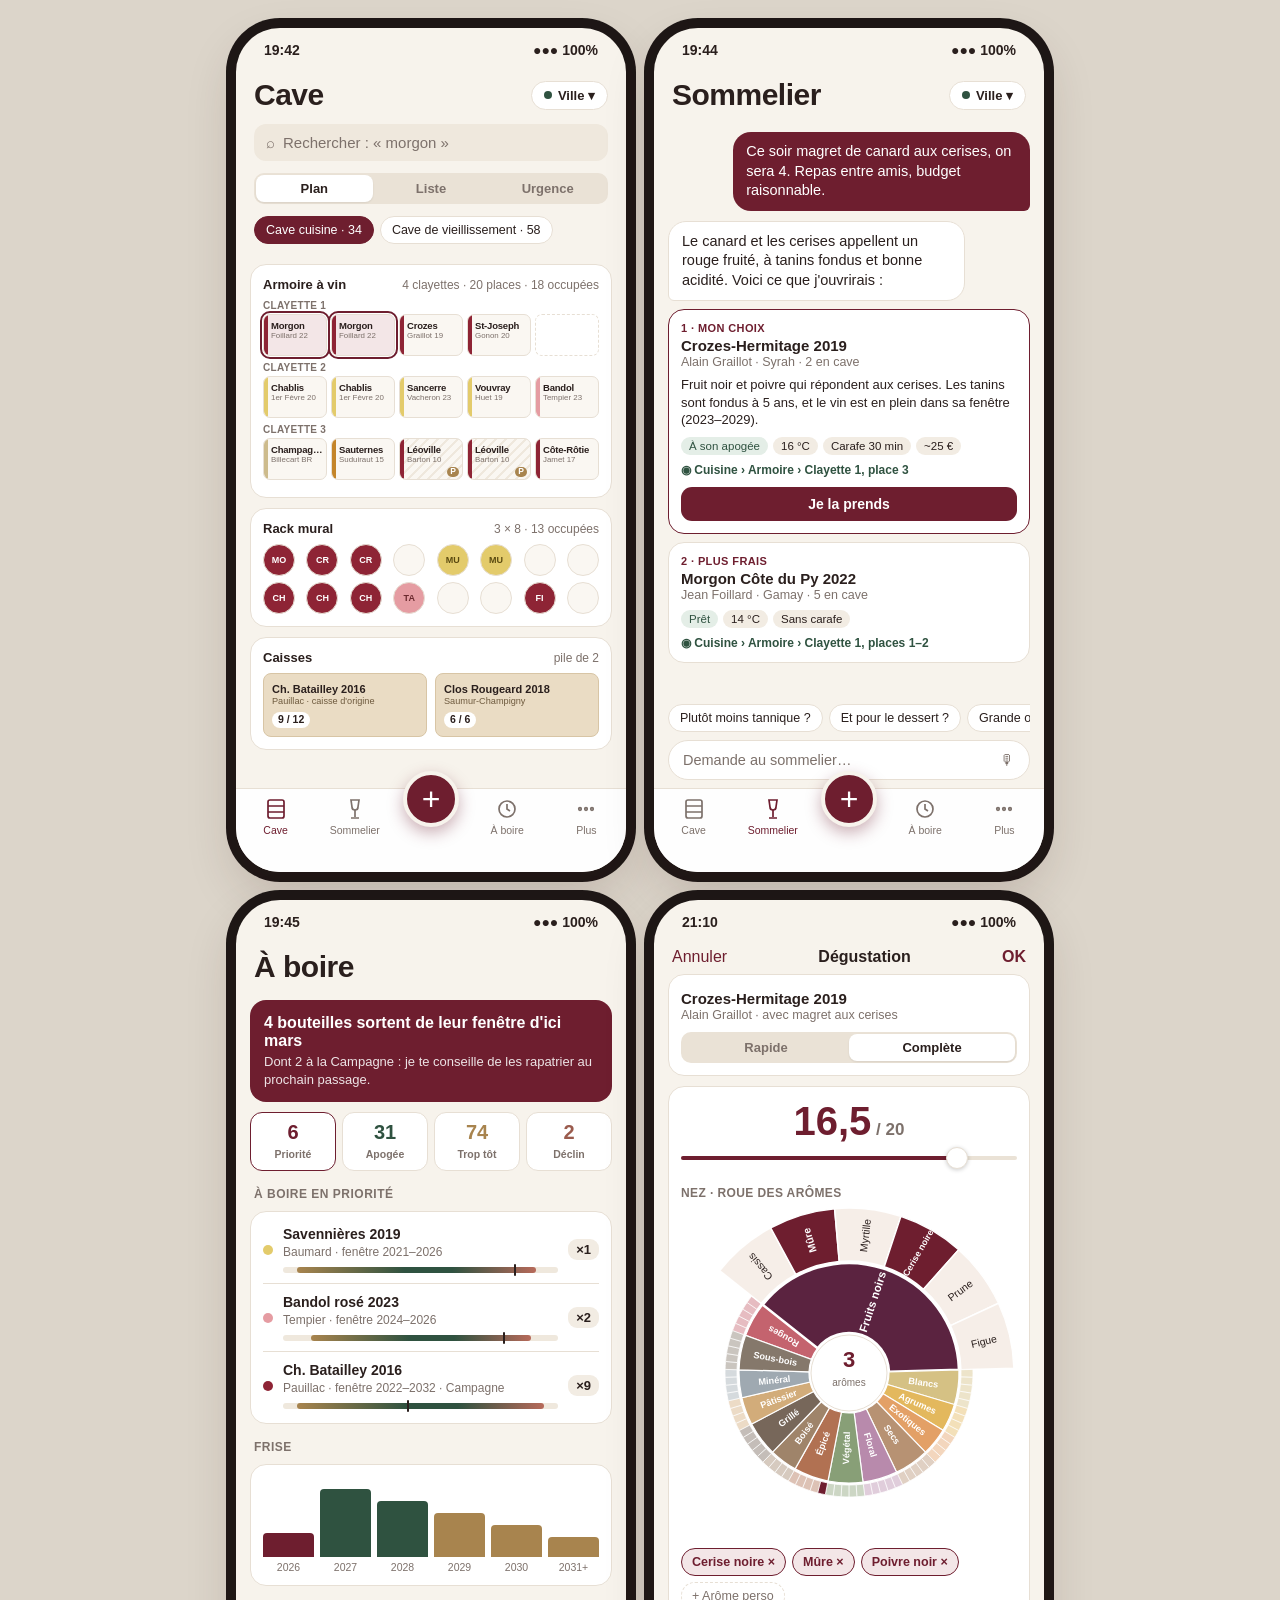
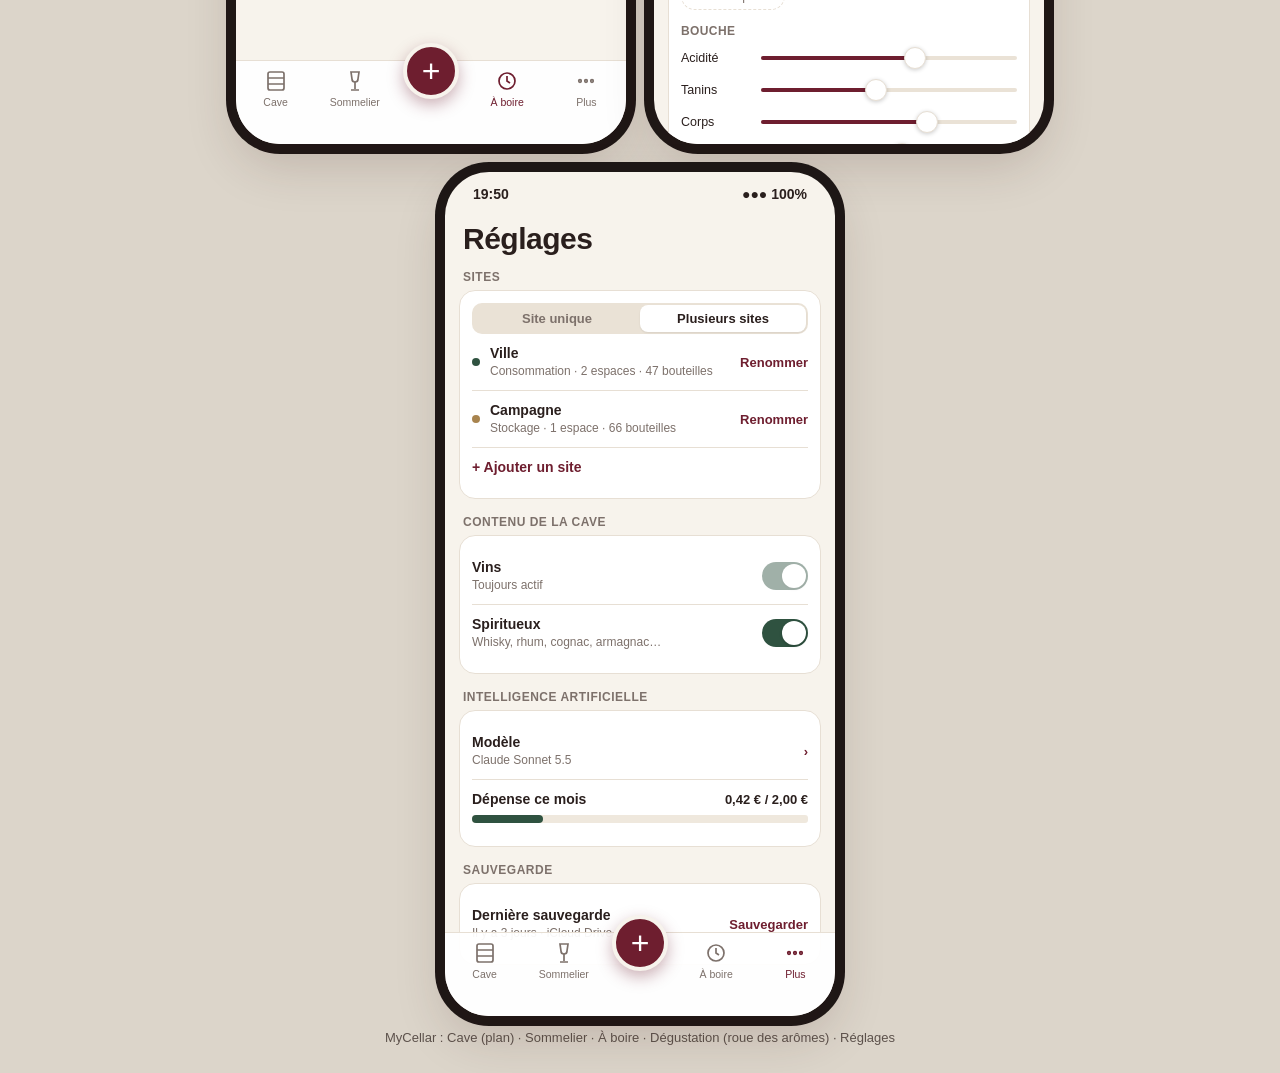
<file: docs/maquettes.html>
<!doctype html>
<html lang="fr"><head><meta charset="utf-8"><meta name="viewport" content="width=device-width,initial-scale=1">
<title>MyCellar maquettes</title>
<style>
:root{
  --bg:#F7F3EC; --surface:#FFFFFF; --ink:#2A1F1D; --muted:#7D716B; --line:#E7DFD4;
  --bx:#6E1E2F; --bx-soft:#F3E6E7; --green:#2F5240; --green-soft:#E4EEE7; --gold:#A8844E; --gold-soft:#F4ECDD;
  --rouge:#8E2435; --blanc:#E3CB6B; --rose:#E59CA2; --bulle:#CDBB8C; --liquo:#C4852A;
}
*{box-sizing:border-box;margin:0;padding:0}
body{background:#DCD5CA;font-family:-apple-system,BlinkMacSystemFont,"SF Pro Text","Inter","Helvetica Neue",Arial,sans-serif;color:var(--ink);padding:28px;display:flex;gap:28px;flex-wrap:wrap;justify-content:center}
.phone{width:390px;height:844px;background:var(--bg);border-radius:44px;overflow:hidden;position:relative;box-shadow:0 20px 50px rgba(60,30,20,.18),0 0 0 10px #1d1716;display:flex;flex-direction:column}
.status{height:44px;display:flex;justify-content:space-between;align-items:center;padding:0 28px;font-size:14px;font-weight:600}
.top{padding:6px 18px 10px}
.row{display:flex;align-items:center;gap:8px}
.between{justify-content:space-between}
h1{font-size:30px;font-weight:700;letter-spacing:-.5px}
.site{display:inline-flex;align-items:center;gap:6px;background:var(--surface);border:1px solid var(--line);border-radius:20px;padding:6px 12px;font-size:13px;font-weight:600}
.dot{width:8px;height:8px;border-radius:50%;display:inline-block;flex:none}
.search{margin-top:12px;background:#EFE8DD;border-radius:12px;padding:10px 12px;font-size:15px;color:var(--muted);display:flex;gap:8px;align-items:center}
.seg{display:flex;background:#EAE2D6;border-radius:10px;padding:2px;margin-top:12px}
.seg div{flex:1;text-align:center;font-size:13px;font-weight:600;padding:6px 0;border-radius:8px;color:var(--muted)}
.seg .on{background:var(--surface);color:var(--ink);box-shadow:0 1px 2px rgba(0,0,0,.08)}
.chips{display:flex;gap:6px;margin-top:12px;overflow:hidden}
.chip{font-size:12.5px;padding:6px 11px;border-radius:16px;background:var(--surface);border:1px solid var(--line);white-space:nowrap;font-weight:500}
.chip.on{background:var(--bx);color:#fff;border-color:var(--bx)}
.scroll{flex:1;overflow:hidden;padding:0 14px 90px}
.card{background:var(--surface);border-radius:16px;padding:12px;margin-top:10px;border:1px solid var(--line)}
.ct{font-size:13px;font-weight:700;display:flex;justify-content:space-between;align-items:center;margin-bottom:8px}
.ct span{font-weight:500;color:var(--muted);font-size:12px}
.shelf{display:grid;grid-template-columns:repeat(5,1fr);gap:4px;margin-bottom:5px;align-items:stretch}
.shelf-l{font-size:10px;color:var(--muted);margin:6px 0 3px;font-weight:600;letter-spacing:.3px}
.slot{background:#FAF7F2;border:1px solid var(--line);border-radius:7px;height:42px;padding:5px 3px 4px 7px;font-size:9.5px;line-height:1.15;position:relative;overflow:hidden;font-weight:600}
.slot i{position:absolute;left:0;top:0;bottom:0;width:4px}
.slot small{display:block;color:var(--muted);font-weight:500;white-space:nowrap;overflow:hidden;text-overflow:ellipsis}
.slot b{display:block;font-size:9.5px;letter-spacing:-.2px;line-height:1.2;white-space:nowrap;overflow:hidden;text-overflow:ellipsis}
.slot.empty{background:transparent;border-style:dashed}
.slot.hl{outline:2px solid var(--bx);outline-offset:1px;background:var(--bx-soft)}
.slot.ami{background:repeating-linear-gradient(135deg,#FAF7F2 0 5px,#EFE8DD 5px 7px)}
.slot .ini{position:absolute;right:3px;bottom:2px;font-size:8.5px;background:var(--gold);color:#fff;border-radius:6px;padding:0 3px}
.rack{display:grid;grid-template-columns:repeat(8,32px);justify-content:space-between;row-gap:6px}
.rc{width:32px;height:32px;border-radius:50%;border:1px solid var(--line);background:#FAF7F2;display:flex;align-items:center;justify-content:center;font-size:9px;font-weight:700;color:#fff}
.pile{display:flex;gap:8px}
.crate{flex:1;background:#EADCC4;border:1px solid #D8C5A5;border-radius:8px;padding:8px;font-size:11px;font-weight:600;line-height:1.3}
.crate small{display:block;font-weight:500;color:#6E5A3E}
.crate .cnt{display:inline-block;margin-top:4px;background:#fff;border-radius:8px;padding:1px 6px;font-size:10.5px}
.tabs{position:absolute;bottom:0;left:0;right:0;height:84px;background:rgba(255,255,255,.94);border-top:1px solid var(--line);display:flex;justify-content:space-around;padding-top:8px}
.tab{display:flex;flex-direction:column;align-items:center;gap:3px;font-size:10.5px;color:var(--muted);font-weight:500;width:70px}
.tab svg{width:24px;height:24px;stroke:currentColor;fill:none;stroke-width:1.7}
.tab.on{color:var(--bx)}
.tab.plus{width:64px}
.tab.plus span{width:56px;height:56px;border-radius:50%;background:var(--bx);color:#fff;font-size:32px;font-weight:300;display:flex;align-items:center;justify-content:center;margin-top:-26px;box-shadow:0 6px 16px rgba(110,30,47,.35);border:4px solid var(--bg)}
/* sommelier */
.bubble{max-width:82%;padding:10px 13px;border-radius:18px;font-size:14.5px;line-height:1.35;margin-top:10px}
.me{background:var(--bx);color:#fff;margin-left:auto;border-bottom-right-radius:6px}
.ai{background:var(--surface);border:1px solid var(--line);border-bottom-left-radius:6px}
.reco{background:var(--surface);border:1px solid var(--line);border-radius:16px;padding:12px;margin-top:8px}
.reco.first{border:1.5px solid var(--bx)}
.rk{font-size:11px;font-weight:700;color:var(--bx);letter-spacing:.4px;text-transform:uppercase}
.rn{font-size:15px;font-weight:700;margin-top:3px}
.rs{font-size:12.5px;color:var(--muted);margin-top:1px}
.why{font-size:13px;line-height:1.35;margin-top:7px}
.tags{display:flex;gap:5px;flex-wrap:wrap;margin-top:8px}
.tag{font-size:11.5px;padding:3px 8px;border-radius:10px;background:#F2ECE3;font-weight:500}
.tag.g{background:var(--green-soft);color:var(--green)}
.loc{display:flex;align-items:center;gap:6px;margin-top:8px;font-size:12px;font-weight:600;color:var(--green)}
.btn{margin-top:10px;background:var(--bx);color:#fff;text-align:center;border-radius:11px;padding:9px;font-size:14px;font-weight:600}
.btn.ghost{background:transparent;color:var(--bx);border:1px solid var(--bx)}
.input{position:absolute;bottom:84px;left:0;right:0;padding:8px 14px;background:var(--bg)}
.input .box{background:var(--surface);border:1px solid var(--line);border-radius:22px;padding:11px 14px;font-size:14.5px;color:var(--muted);display:flex;justify-content:space-between}
.mini{display:flex;gap:6px;margin-bottom:8px;overflow:hidden}
/* à boire */
.banner{background:var(--bx);color:#fff;border-radius:16px;padding:14px;margin-top:6px}
.banner b{font-size:16px}
.banner p{font-size:13px;opacity:.88;margin-top:3px;line-height:1.35}
.kpis{display:grid;grid-template-columns:repeat(4,1fr);gap:6px;margin-top:10px}
.kpi{background:var(--surface);border:1px solid var(--line);border-radius:12px;padding:8px 6px;text-align:center}
.kpi b{display:block;font-size:20px}
.kpi span{font-size:10.5px;color:var(--muted);font-weight:600}
.kpi.on{border:1.5px solid var(--bx)}
.item{display:flex;gap:10px;align-items:center;padding:10px 0;border-bottom:1px solid var(--line)}
.item:last-child{border:0}
.it{flex:1;min-width:0}
.it b{font-size:14px;display:block}
.it small{font-size:12px;color:var(--muted)}
.win{position:relative;height:6px;background:#EFE8DD;border-radius:3px;margin-top:7px}
.win .w{position:absolute;top:0;bottom:0;border-radius:3px;background:linear-gradient(90deg,var(--gold) 0%,var(--green) 45%,var(--green) 65%,#B76A5A 100%)}
.win .now{position:absolute;top:-3px;width:2px;height:12px;background:var(--ink);border-radius:1px}
.qty{font-size:13px;font-weight:700;background:#F2ECE3;border-radius:9px;padding:3px 8px}
.sect{font-size:12px;font-weight:700;color:var(--muted);text-transform:uppercase;letter-spacing:.5px;margin:16px 4px 2px}
/* dégustation */
.lbl{font-size:12px;font-weight:700;color:var(--muted);text-transform:uppercase;letter-spacing:.4px;margin:14px 0 6px}
.slider{position:relative;height:28px}
.slider .tr{position:absolute;top:12px;left:0;right:0;height:4px;background:#EAE2D6;border-radius:2px}
.slider .fi{position:absolute;top:12px;left:0;height:4px;background:var(--bx);border-radius:2px}
.slider .kn{position:absolute;top:3px;width:22px;height:22px;border-radius:50%;background:#fff;border:1px solid var(--line);box-shadow:0 1px 4px rgba(0,0,0,.2)}
.score{font-size:40px;font-weight:700;color:var(--bx);text-align:center}
.score small{font-size:17px;color:var(--muted)}
.wl{font-family:inherit}
.aro{display:flex;flex-wrap:wrap;gap:6px}
.ac{font-size:12.5px;padding:6px 10px;border-radius:15px;border:1px solid var(--line);background:var(--surface);font-weight:500}
.ac.on{background:var(--bx-soft);border-color:var(--bx);color:var(--bx);font-weight:600}
.ac.add{border-style:dashed;color:var(--muted)}
.fam{display:flex;gap:6px;overflow:hidden;margin-bottom:8px}
.fam div{font-size:12px;padding:5px 10px;border-radius:8px;background:#EFE8DD;font-weight:600;white-space:nowrap}
.fam .on{background:var(--ink);color:#fff}
.sl2{display:grid;grid-template-columns:72px 1fr;align-items:center;gap:8px;font-size:12.5px;margin-top:4px}
.navb{display:flex;justify-content:space-between;align-items:center;padding:4px 18px 8px;font-size:16px}
.navb b{font-size:16px}
.navb span{color:var(--bx);font-weight:500}
.set{display:flex;align-items:center;gap:10px;padding:11px 0;border-bottom:1px solid var(--line)}
.ed{font-size:13px;color:var(--bx);font-weight:600}
.tg{width:46px;height:28px;border-radius:14px;background:#E2D9CC;position:relative;flex:none}
.tg::after{content:"";position:absolute;top:2px;left:2px;width:24px;height:24px;border-radius:50%;background:#fff;box-shadow:0 1px 3px rgba(0,0,0,.2)}
.tg.on{background:var(--green)}.tg.on::after{left:20px}.tg.lock{opacity:.45}
.caption{width:100%;text-align:center;font-size:13px;color:#5d524c;margin-top:-14px}
</style></head><body>

<!-- 1. CAVE -->
<div class="phone">
  <div class="status"><span>19:42</span><span>●●● 100%</span></div>
  <div class="top">
    <div class="row between"><h1>Cave</h1><div class="site"><span class="dot" style="background:var(--green)"></span>Ville ▾</div></div>
    <div class="search">⌕ <span>Rechercher : « morgon »</span></div>
    <div class="seg"><div class="on">Plan</div><div>Liste</div><div>Urgence</div></div>
    <div class="chips"><div class="chip on">Cave cuisine · 34</div><div class="chip">Cave de vieillissement · 58</div></div>
  </div>
  <div class="scroll">
    <div class="card">
      <div class="ct">Armoire à vin <span>4 clayettes · 20 places · 18 occupées</span></div>
      <div class="shelf-l">CLAYETTE 1</div>
      <div class="shelf">
        <div class="slot hl"><i style="background:var(--rouge)"></i><b>Morgon</b><small>Foillard 22</small></div>
        <div class="slot hl"><i style="background:var(--rouge)"></i><b>Morgon</b><small>Foillard 22</small></div>
        <div class="slot"><i style="background:var(--rouge)"></i><b>Crozes</b><small>Graillot 19</small></div>
        <div class="slot"><i style="background:var(--rouge)"></i><b>St-Joseph</b><small>Gonon 20</small></div>
        <div class="slot empty"></div>
        </div>
      <div class="shelf-l">CLAYETTE 2</div>
      <div class="shelf">
        <div class="slot"><i style="background:var(--blanc)"></i><b>Chablis</b><small>1er Fèvre 20</small></div>
        <div class="slot"><i style="background:var(--blanc)"></i><b>Chablis</b><small>1er Fèvre 20</small></div>
        <div class="slot"><i style="background:var(--blanc)"></i><b>Sancerre</b><small>Vacheron 23</small></div>
        <div class="slot"><i style="background:var(--blanc)"></i><b>Vouvray</b><small>Huet 19</small></div>
        <div class="slot"><i style="background:var(--rose)"></i><b>Bandol</b><small>Tempier 23</small></div>
        </div>
      <div class="shelf-l">CLAYETTE 3</div>
      <div class="shelf">
                <div class="slot"><i style="background:var(--bulle)"></i><b>Champagne</b><small>Billecart BR</small></div>
        <div class="slot"><i style="background:var(--liquo)"></i><b>Sauternes</b><small>Suduiraut 15</small></div>
        <div class="slot ami"><i style="background:var(--rouge)"></i><b>Léoville</b><small>Barton 10</small><span class="ini">P</span></div>
        <div class="slot ami"><i style="background:var(--rouge)"></i><b>Léoville</b><small>Barton 10</small><span class="ini">P</span></div>
        <div class="slot"><i style="background:var(--rouge)"></i><b>Côte-Rôtie</b><small>Jamet 17</small></div>
      </div>
    </div>
    <div class="card">
      <div class="ct">Rack mural <span>3 × 8 · 13 occupées</span></div>
      <div class="rack">
        <div class="rc" style="background:var(--rouge)">MO</div><div class="rc" style="background:var(--rouge)">CR</div><div class="rc" style="background:var(--rouge)">CR</div><div class="rc"></div><div class="rc" style="background:var(--blanc);color:#5a4a10">MU</div><div class="rc" style="background:var(--blanc);color:#5a4a10">MU</div><div class="rc"></div><div class="rc"></div>
        <div class="rc" style="background:var(--rouge)">CH</div><div class="rc" style="background:var(--rouge)">CH</div><div class="rc" style="background:var(--rouge)">CH</div><div class="rc" style="background:var(--rose);color:#6b2a2f">TA</div><div class="rc"></div><div class="rc"></div><div class="rc" style="background:var(--rouge)">FI</div><div class="rc"></div>
      </div>
    </div>
    <div class="card">
      <div class="ct">Caisses <span>pile de 2</span></div>
      <div class="pile">
        <div class="crate">Ch. Batailley 2016<small>Pauillac · caisse d'origine</small><span class="cnt">9 / 12</span></div>
        <div class="crate">Clos Rougeard 2018<small>Saumur-Champigny</small><span class="cnt">6 / 6</span></div>
      </div>
    </div>
  </div>
    <div class="tabs">
    <div class="tab on"><svg viewBox="0 0 24 24"><rect x="4" y="3" width="16" height="18" rx="2"/><path d="M4 9h16M4 15h16"/></svg>Cave</div>
    <div class="tab"><svg viewBox="0 0 24 24"><path d="M8 3h8l-1 7a3 3 0 0 1-6 0z"/><path d="M12 13v7M8 21h8"/></svg>Sommelier</div>
    <div class="tab plus"><span>+</span></div>
    <div class="tab"><svg viewBox="0 0 24 24"><circle cx="12" cy="12" r="8"/><path d="M12 7v5l3 2"/></svg>À boire</div>
    <div class="tab"><svg viewBox="0 0 24 24"><circle cx="6" cy="12" r="1.3"/><circle cx="12" cy="12" r="1.3"/><circle cx="18" cy="12" r="1.3"/></svg>Plus</div>
  </div>
</div>

<!-- 2. SOMMELIER -->
<div class="phone">
  <div class="status"><span>19:44</span><span>●●● 100%</span></div>
  <div class="top">
    <div class="row between"><h1>Sommelier</h1><div class="site"><span class="dot" style="background:var(--green)"></span>Ville ▾</div></div>
  </div>
  <div class="scroll" style="padding-bottom:170px">
    <div class="bubble me">Ce soir magret de canard aux cerises, on sera 4. Repas entre amis, budget raisonnable.</div>
    <div class="bubble ai">Le canard et les cerises appellent un rouge fruité, à tanins fondus et bonne acidité. Voici ce que j'ouvrirais :</div>
    <div class="reco first">
      <div class="rk">1 · Mon choix</div>
      <div class="rn">Crozes-Hermitage 2019</div>
      <div class="rs">Alain Graillot · Syrah · 2 en cave</div>
      <div class="why">Fruit noir et poivre qui répondent aux cerises. Les tanins sont fondus à 5 ans, et le vin est en plein dans sa fenêtre (2023–2029).</div>
      <div class="tags"><span class="tag g">À son apogée</span><span class="tag">16 °C</span><span class="tag">Carafe 30 min</span><span class="tag">~25 €</span></div>
      <div class="loc">◉ Cuisine › Armoire › Clayette 1, place 3</div>
      <div class="btn">Je la prends</div>
    </div>
    <div class="reco">
      <div class="rk">2 · Plus frais</div>
      <div class="rn">Morgon Côte du Py 2022</div>
      <div class="rs">Jean Foillard · Gamay · 5 en cave</div>
      <div class="tags"><span class="tag g">Prêt</span><span class="tag">14 °C</span><span class="tag">Sans carafe</span></div>
      <div class="loc">◉ Cuisine › Armoire › Clayette 1, places 1–2</div>
    </div>
  </div>
  <div class="input">
    <div class="mini"><div class="chip">Plutôt moins tannique ?</div><div class="chip">Et pour le dessert ?</div><div class="chip">Grande occasion</div></div>
    <div class="box"><span>Demande au sommelier…</span><span>🎙</span></div>
  </div>
  <div class="tabs">
    <div class="tab"><svg viewBox="0 0 24 24"><rect x="4" y="3" width="16" height="18" rx="2"/><path d="M4 9h16M4 15h16"/></svg>Cave</div>
    <div class="tab on"><svg viewBox="0 0 24 24"><path d="M8 3h8l-1 7a3 3 0 0 1-6 0z"/><path d="M12 13v7M8 21h8"/></svg>Sommelier</div>
    <div class="tab plus"><span>+</span></div>
    <div class="tab"><svg viewBox="0 0 24 24"><circle cx="12" cy="12" r="8"/><path d="M12 7v5l3 2"/></svg>À boire</div>
    <div class="tab"><svg viewBox="0 0 24 24"><circle cx="6" cy="12" r="1.3"/><circle cx="12" cy="12" r="1.3"/><circle cx="18" cy="12" r="1.3"/></svg>Plus</div>
  </div>
</div>

<!-- 3. A BOIRE -->
<div class="phone">
  <div class="status"><span>19:45</span><span>●●● 100%</span></div>
  <div class="top"><h1>À boire</h1></div>
  <div class="scroll">
    <div class="banner"><b>4 bouteilles sortent de leur fenêtre d'ici mars</b><p>Dont 2 à la Campagne : je te conseille de les rapatrier au prochain passage.</p></div>
    <div class="kpis">
      <div class="kpi on"><b style="color:var(--bx)">6</b><span>Priorité</span></div>
      <div class="kpi"><b style="color:var(--green)">31</b><span>Apogée</span></div>
      <div class="kpi"><b style="color:var(--gold)">74</b><span>Trop tôt</span></div>
      <div class="kpi"><b style="color:#9A5B4D">2</b><span>Déclin</span></div>
    </div>
    <div class="sect">À boire en priorité</div>
    <div class="card" style="padding:4px 12px">
      <div class="item"><span class="dot" style="background:var(--blanc);width:10px;height:10px"></span><div class="it"><b>Savennières 2019</b><small>Baumard · fenêtre 2021–2026</small><div class="win"><div class="w" style="left:5%;right:8%"></div><div class="now" style="left:84%"></div></div></div><span class="qty">×1</span></div>
      <div class="item"><span class="dot" style="background:var(--rose);width:10px;height:10px"></span><div class="it"><b>Bandol rosé 2023</b><small>Tempier · fenêtre 2024–2026</small><div class="win"><div class="w" style="left:10%;right:10%"></div><div class="now" style="left:80%"></div></div></div><span class="qty">×2</span></div>
      <div class="item"><span class="dot" style="background:var(--rouge);width:10px;height:10px"></span><div class="it"><b>Ch. Batailley 2016</b><small>Pauillac · fenêtre 2022–2032 · Campagne</small><div class="win"><div class="w" style="left:5%;right:5%"></div><div class="now" style="left:45%"></div></div></div><span class="qty">×9</span></div>
    </div>
    <div class="sect">Frise</div>
    <div class="card">
      <div style="display:flex;align-items:flex-end;gap:6px;height:80px">
        <div style="flex:1;background:var(--bx);height:30%;border-radius:4px 4px 0 0"></div>
        <div style="flex:1;background:var(--green);height:85%;border-radius:4px 4px 0 0"></div>
        <div style="flex:1;background:var(--green);height:70%;border-radius:4px 4px 0 0"></div>
        <div style="flex:1;background:var(--gold);height:55%;border-radius:4px 4px 0 0"></div>
        <div style="flex:1;background:var(--gold);height:40%;border-radius:4px 4px 0 0"></div>
        <div style="flex:1;background:var(--gold);height:25%;border-radius:4px 4px 0 0"></div>
      </div>
      <div style="display:flex;gap:6px;font-size:10.5px;color:var(--muted);margin-top:4px;text-align:center"><span style="flex:1">2026</span><span style="flex:1">2027</span><span style="flex:1">2028</span><span style="flex:1">2029</span><span style="flex:1">2030</span><span style="flex:1">2031+</span></div>
    </div>
  </div>
  <div class="tabs">
    <div class="tab"><svg viewBox="0 0 24 24"><rect x="4" y="3" width="16" height="18" rx="2"/><path d="M4 9h16M4 15h16"/></svg>Cave</div>
    <div class="tab"><svg viewBox="0 0 24 24"><path d="M8 3h8l-1 7a3 3 0 0 1-6 0z"/><path d="M12 13v7M8 21h8"/></svg>Sommelier</div>
    <div class="tab plus"><span>+</span></div>
    <div class="tab on"><svg viewBox="0 0 24 24"><circle cx="12" cy="12" r="8"/><path d="M12 7v5l3 2"/></svg>À boire</div>
    <div class="tab"><svg viewBox="0 0 24 24"><circle cx="6" cy="12" r="1.3"/><circle cx="12" cy="12" r="1.3"/><circle cx="18" cy="12" r="1.3"/></svg>Plus</div>
  </div>
</div>

<!-- 4. DÉGUSTATION -->
<div class="phone">
  <div class="status"><span>21:10</span><span>●●● 100%</span></div>
  <div class="navb"><span>Annuler</span><b>Dégustation</b><span style="font-weight:700">OK</span></div>
  <div class="scroll" style="padding-bottom:20px">
    <div class="card" style="margin-top:0">
      <div class="rn">Crozes-Hermitage 2019</div><div class="rs">Alain Graillot · avec magret aux cerises</div>
      <div class="seg" style="margin-top:10px"><div>Rapide</div><div class="on">Complète</div></div>
    </div>
    <div class="card">
      <div class="score">16,5<small> / 20</small></div>
      <div class="slider"><div class="tr"></div><div class="fi" style="width:82%"></div><div class="kn" style="left:calc(82% - 11px)"></div></div>
      <div class="lbl">Nez · roue des arômes</div>
      <div id="wheel" style="display:flex;justify-content:center"></div>
      <div class="aro" style="margin-top:8px">
        <div class="ac on">Cerise noire ×</div><div class="ac on">Mûre ×</div><div class="ac on">Poivre noir ×</div><div class="ac add">+ Arôme perso</div>
      </div>
      <div class="lbl">Bouche</div>
      <div class="sl2"><span>Acidité</span><div class="slider"><div class="tr"></div><div class="fi" style="width:60%"></div><div class="kn" style="left:calc(60% - 11px)"></div></div></div>
      <div class="sl2"><span>Tanins</span><div class="slider"><div class="tr"></div><div class="fi" style="width:45%"></div><div class="kn" style="left:calc(45% - 11px)"></div></div></div>
      <div class="sl2"><span>Corps</span><div class="slider"><div class="tr"></div><div class="fi" style="width:65%"></div><div class="kn" style="left:calc(65% - 11px)"></div></div></div>
      <div class="sl2"><span>Longueur</span><div class="slider"><div class="tr"></div><div class="fi" style="width:55%"></div><div class="kn" style="left:calc(55% - 11px)"></div></div></div>
      <div class="lbl">Évolution</div>
      <div class="aro"><div class="ac">Jeune</div><div class="ac on">À point</div><div class="ac">Sur le déclin</div></div>
    </div>
    <div class="card" style="font-size:13px;line-height:1.4;background:var(--green-soft);border-color:#C9DCCF">
      <b style="color:var(--green)">Sommelier :</b> « À point » confirmé. Ta dernière bouteille de ce vin est à boire d'ici 2027 plutôt que 2029. On met à jour ?
      <div class="row" style="gap:8px"><div class="btn" style="flex:1;background:var(--green)">Mettre à jour</div><div class="btn ghost" style="flex:1;color:var(--green);border-color:var(--green)">Garder</div></div>
    </div>
  </div>
</div>

<!-- 5. RÉGLAGES -->
<div class="phone">
  <div class="status"><span>19:50</span><span>●●● 100%</span></div>
  <div class="top"><h1>Réglages</h1></div>
  <div class="scroll">
    <div class="sect" style="margin-top:4px">Sites</div>
    <div class="card" style="margin-top:6px">
      <div class="seg" style="margin-top:0"><div>Site unique</div><div class="on">Plusieurs sites</div></div>
      <div class="set"><span class="dot" style="background:var(--green)"></span><div class="it"><b>Ville</b><small>Consommation · 2 espaces · 47 bouteilles</small></div><span class="ed">Renommer</span></div>
      <div class="set"><span class="dot" style="background:var(--gold)"></span><div class="it"><b>Campagne</b><small>Stockage · 1 espace · 66 bouteilles</small></div><span class="ed">Renommer</span></div>
      <div class="set" style="border:0;color:var(--bx);font-weight:600;font-size:14px">+ Ajouter un site</div>
    </div>
    <div class="sect">Contenu de la cave</div>
    <div class="card" style="margin-top:6px">
      <div class="set"><div class="it"><b>Vins</b><small>Toujours actif</small></div><span class="tg on lock"></span></div>
      <div class="set" style="border:0"><div class="it"><b>Spiritueux</b><small>Whisky, rhum, cognac, armagnac…</small></div><span class="tg on"></span></div>
    </div>
    <div class="sect">Intelligence artificielle</div>
    <div class="card" style="margin-top:6px">
      <div class="set"><div class="it"><b>Modèle</b><small>Claude Sonnet 5.5</small></div><span class="ed">›</span></div>
      <div class="set" style="border:0;display:block"><div class="row between"><b style="font-size:14px">Dépense ce mois</b><span style="font-size:13px;font-weight:600">0,42 € / 2,00 €</span></div>
        <div class="win" style="height:8px;margin-top:8px"><div style="position:absolute;left:0;top:0;bottom:0;width:21%;background:var(--green);border-radius:4px"></div></div></div>
    </div>
    <div class="sect">Sauvegarde</div>
    <div class="card" style="margin-top:6px">
      <div class="set" style="border:0"><div class="it"><b>Dernière sauvegarde</b><small>Il y a 3 jours · iCloud Drive</small></div><span class="ed">Sauvegarder</span></div>
    </div>
  </div>
  <div class="tabs">
    <div class="tab"><svg viewBox="0 0 24 24"><rect x="4" y="3" width="16" height="18" rx="2"/><path d="M4 9h16M4 15h16"/></svg>Cave</div>
    <div class="tab"><svg viewBox="0 0 24 24"><path d="M8 3h8l-1 7a3 3 0 0 1-6 0z"/><path d="M12 13v7M8 21h8"/></svg>Sommelier</div>
    <div class="tab plus"><span>+</span></div>
    <div class="tab"><svg viewBox="0 0 24 24"><circle cx="12" cy="12" r="8"/><path d="M12 7v5l3 2"/></svg>À boire</div>
    <div class="tab on"><svg viewBox="0 0 24 24"><circle cx="6" cy="12" r="1.3"/><circle cx="12" cy="12" r="1.3"/><circle cx="18" cy="12" r="1.3"/></svg>Plus</div>
  </div>
</div>

<div class="caption">MyCellar : Cave (plan) · Sommelier · À boire · Dégustation (roue des arômes) · Réglages</div>
<script>
const F=[
["Fruits rouges","#B8424F",["Fraise","Framboise","Cerise","Groseille","Canneberge"]],
["Fruits noirs","#5B2340",["Cassis","Mûre","Myrtille","Cerise noire","Prune","Figue"]],
["Fruits blancs","#CDB46A",["Pomme","Poire","Pêche","Abricot","Coing"]],
["Agrumes","#DDA93A",["Citron","Pamplemousse","Orange","Zeste"]],
["Exotiques","#DE8C45",["Ananas","Mangue","Passion","Litchi"]],
["Fruits secs","#A87B55",["Amande","Noisette","Noix","Pruneau","Raisin sec"]],
["Floral","#A9719A",["Violette","Rose","Acacia","Tilleul","Pivoine"]],
["Végétal","#6E8B5A",["Poivron","Herbe","Menthe","Garrigue","Thym"]],
["Épicé","#A0522D",["Poivre noir","Réglisse","Cannelle","Girofle","Muscade"]],
["Boisé","#8B6A4A",["Chêne","Vanille","Cèdre","Santal"]],
["Grillé","#5A4636",["Toast","Café","Cacao","Fumée","Caramel"]],
["Pâtissier","#C99A5E",["Brioche","Beurre","Miel","Pain grillé"]],
["Minéral","#8A97A0",["Silex","Craie","Pierre","Iodé"]],
["Sous-bois","#6B5B4B",["Champignon","Truffe","Cuir","Gibier","Tabac"]]];
const ACTIVE=1, SEL=new Set(["Cerise noire","Mûre","Poivre noir"]);
const S=334,C=S/2,R0=40,R1=110,R2=165,ACT=140;
const others=F.reduce((a,f,i)=>i===ACTIVE?a:a+f[2].length,0);
const rad=d=>(d-90)*Math.PI/180, pt=(r,d)=>[C+r*Math.cos(rad(d)),C+r*Math.sin(rad(d))];
function arc(r1,r2,a1,a2){const[x1,y1]=pt(r2,a1),[x2,y2]=pt(r2,a2),[x3,y3]=pt(r1,a2),[x4,y4]=pt(r1,a1),l=a2-a1>180?1:0;
 return `M${x1},${y1}A${r2},${r2} 0 ${l} 1 ${x2},${y2}L${x3},${y3}A${r1},${r1} 0 ${l} 0 ${x4},${y4}Z`}
function label(txt,r,a,size,col,w){let rot=a-90;const flip=a>180;if(flip)rot+=180;const[x,y]=pt(r,a);
 return `<text x="${x}" y="${y}" transform="rotate(${rot} ${x} ${y})" text-anchor="middle" dominant-baseline="central" font-size="${size}" font-weight="${w}" fill="${col}">${txt}</text>`}
let g='',a=-ACT/2;
F.forEach((f,i)=>{const span=i===ACTIVE?ACT:(360-ACT)*f[2].length/others,a1=a,a2=a+span;a=a2;
 const act=i===ACTIVE;
 g+=`<path d="${arc(R0,R1,a1,a2)}" fill="${f[1]}" opacity="${act?1:.82}" stroke="#fff" stroke-width="${act?2.5:1.2}"/>`;
 const short=f[0].replace("Fruits rouges","Rouges").replace("Fruits blancs","Blancs").replace("Fruits secs","Secs");
 g+=label(act?f[0]:short,(R0+R1)/2,(a1+a2)/2,act?11.5:9.2,"#fff",act?700:600);
 const n=f[2].length,st=span/n;
 f[2].forEach((ar,k)=>{const b1=a1+k*st,b2=b1+st,sel=SEL.has(ar);
  if(act){g+=`<path d="${arc(R1+2,R2,b1,b2)}" fill="${sel?'#6E1E2F':'#F6EEE8'}" stroke="#fff" stroke-width="1.5"/>`;
   g+=label(ar,(R1+R2)/2+1,(b1+b2)/2,ar.length>8?9:10.5,sel?'#fff':'#2A1F1D',sel?700:500);}
  else{g+=`<path d="${arc(R1+2,R1+14,b1,b2)}" fill="${sel?'#6E1E2F':f[1]}" opacity="${sel?1:.35}" stroke="#fff" stroke-width=".8"/>`;}
 });
});
g+=`<circle cx="${C}" cy="${C}" r="${R0-2}" fill="#fff" stroke="#E7DFD4"/>`;
g+=`<text x="${C}" y="${C-6}" text-anchor="middle" font-size="22" font-weight="700" fill="#6E1E2F">3</text><text x="${C}" y="${C+13}" text-anchor="middle" font-size="10" fill="#7D716B">arômes</text>`;
document.getElementById('wheel').innerHTML=`<svg width="${S}" height="${S}" viewBox="0 0 ${S} ${S}" font-family="-apple-system,BlinkMacSystemFont,Inter,Helvetica Neue,Arial,sans-serif">${g}</svg>`;
</script>
</body></html>
</file>
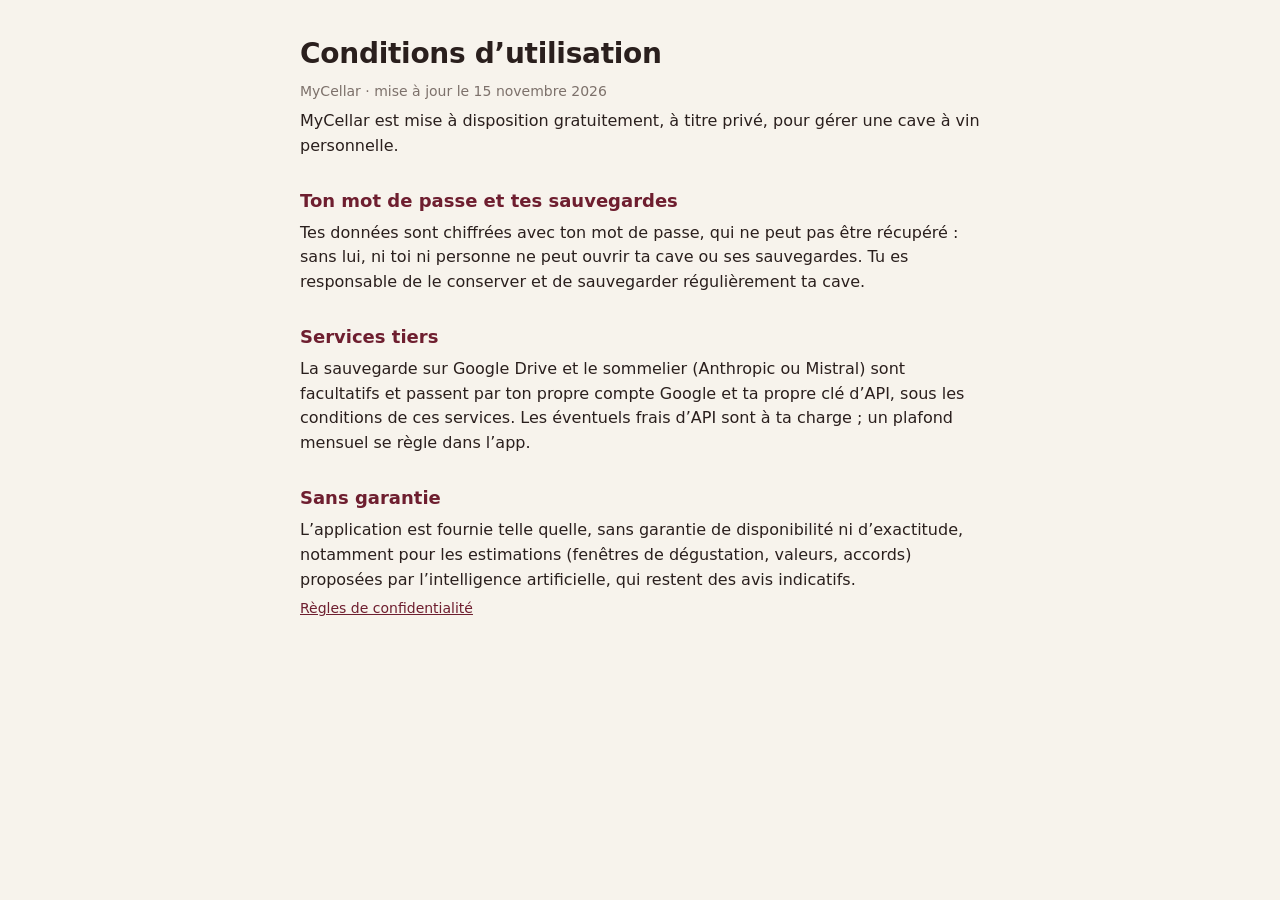
<file: public/conditions.html>
<!doctype html>
<html lang="fr"><head><meta charset="utf-8"><meta name="viewport" content="width=device-width, initial-scale=1"><title>Conditions d’utilisation · MyCellar</title>
<style>
:root{--bg:#F7F3EC;--ink:#2A1F1D;--muted:#7D716B;--bx:#6E1E2F;--line:#E7DFD4;color-scheme:light}
body{margin:0;background:var(--bg);color:var(--ink);font:16px/1.55 -apple-system,BlinkMacSystemFont,"SF Pro Text",system-ui,"Segoe UI",Roboto,Arial,sans-serif}
main{max-width:680px;margin:0 auto;padding:32px max(20px,env(safe-area-inset-left)) 48px}
h1{font-size:28px;margin:0 0 4px;letter-spacing:-.01em}h2{font-size:18px;margin:28px 0 6px;color:var(--bx)}
p,li{margin:6px 0}.muted{color:var(--muted);font-size:14px}a{color:var(--bx)}
</style></head><body><main id="doc">
<h1>Conditions d’utilisation</h1>
<p class="muted">MyCellar · mise à jour le 15 novembre 2026</p>
<p>MyCellar est mise à disposition gratuitement, à titre privé, pour gérer une cave à vin personnelle.</p>
<h2>Ton mot de passe et tes sauvegardes</h2>
<p>Tes données sont chiffrées avec ton mot de passe, qui ne peut pas être récupéré : sans lui, ni toi ni personne ne peut ouvrir ta cave ou ses sauvegardes. Tu es responsable de le conserver et de sauvegarder régulièrement ta cave.</p>
<h2>Services tiers</h2>
<p>La sauvegarde sur Google Drive et le sommelier (Anthropic ou Mistral) sont facultatifs et passent par ton propre compte Google et ta propre clé d’API, sous les conditions de ces services. Les éventuels frais d’API sont à ta charge ; un plafond mensuel se règle dans l’app.</p>
<h2>Sans garantie</h2>
<p>L’application est fournie telle quelle, sans garantie de disponibilité ni d’exactitude, notamment pour les estimations (fenêtres de dégustation, valeurs, accords) proposées par l’intelligence artificielle, qui restent des avis indicatifs.</p>
<p class="muted"><a href="./confidentialite.html">Règles de confidentialité</a></p>
</main></body></html>
</file>
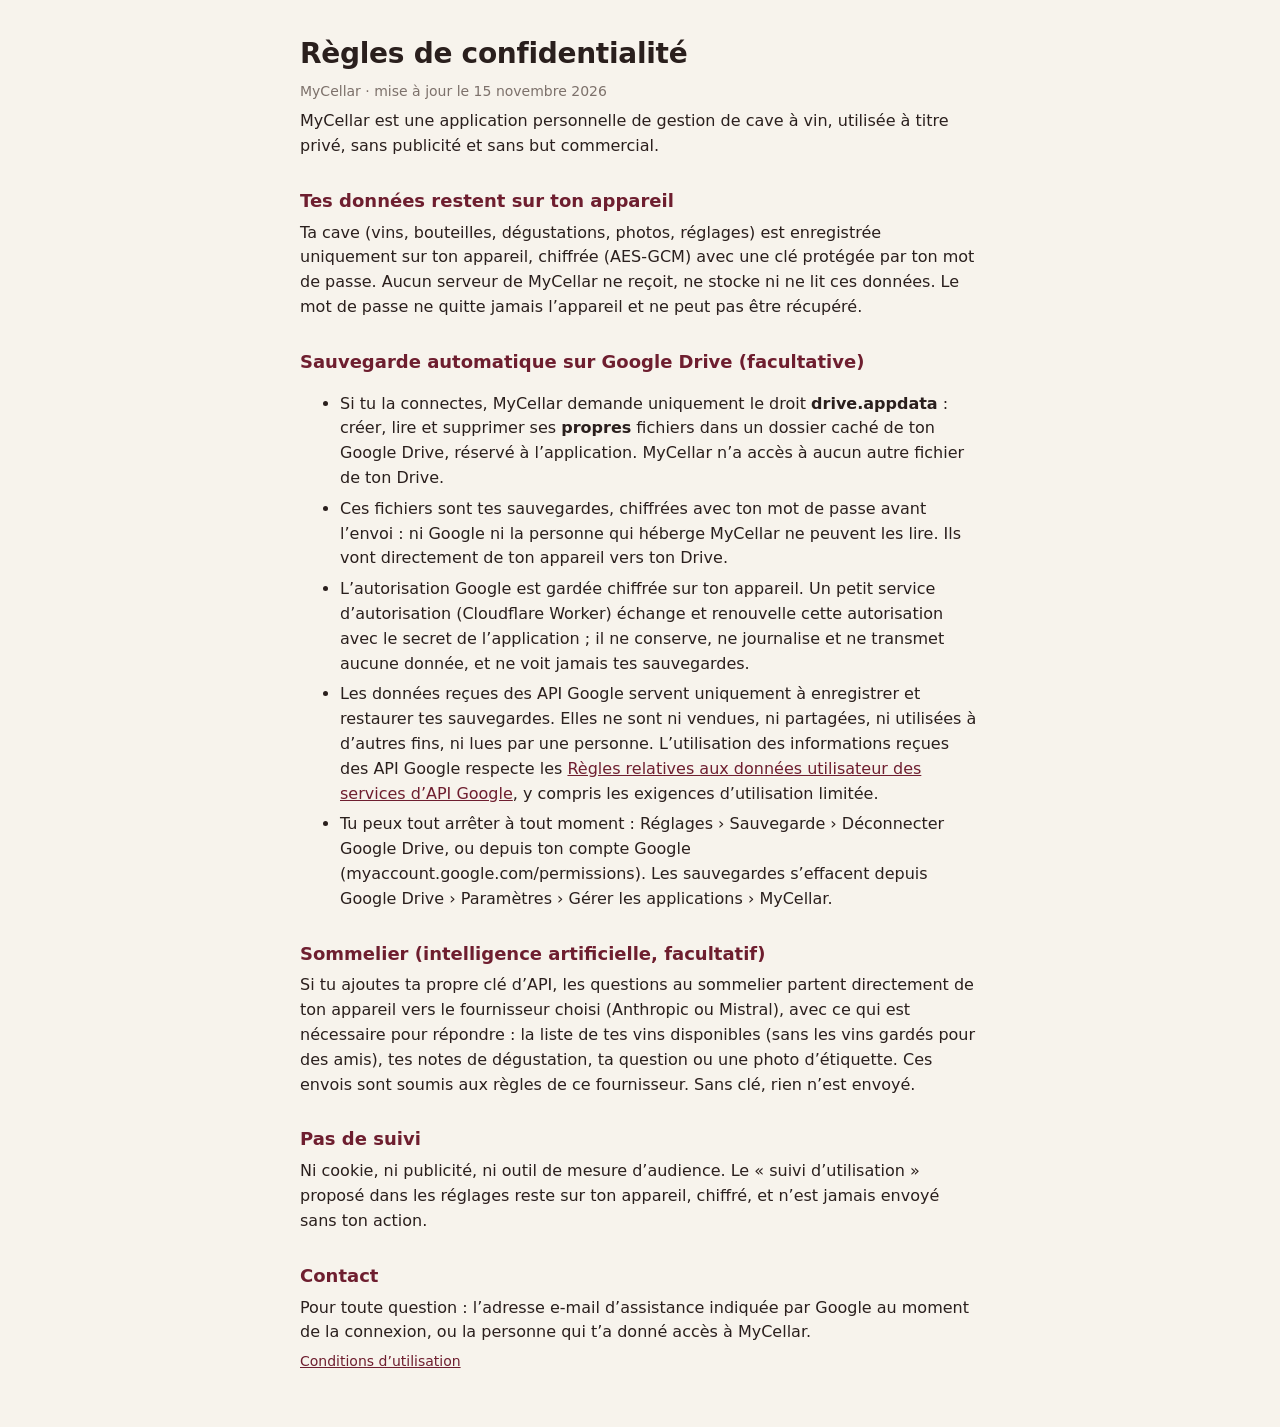
<file: public/confidentialite.html>
<!doctype html>
<html lang="fr"><head><meta charset="utf-8"><meta name="viewport" content="width=device-width, initial-scale=1"><title>Règles de confidentialité · MyCellar</title>
<style>
:root{--bg:#F7F3EC;--ink:#2A1F1D;--muted:#7D716B;--bx:#6E1E2F;--line:#E7DFD4;color-scheme:light}
body{margin:0;background:var(--bg);color:var(--ink);font:16px/1.55 -apple-system,BlinkMacSystemFont,"SF Pro Text",system-ui,"Segoe UI",Roboto,Arial,sans-serif}
main{max-width:680px;margin:0 auto;padding:32px max(20px,env(safe-area-inset-left)) 48px}
h1{font-size:28px;margin:0 0 4px;letter-spacing:-.01em}h2{font-size:18px;margin:28px 0 6px;color:var(--bx)}
p,li{margin:6px 0}.muted{color:var(--muted);font-size:14px}a{color:var(--bx)}
</style></head><body><main id="doc">
<h1>Règles de confidentialité</h1>
<p class="muted">MyCellar · mise à jour le 15 novembre 2026</p>
<p>MyCellar est une application personnelle de gestion de cave à vin, utilisée à titre privé, sans publicité et sans but commercial.</p>
<h2>Tes données restent sur ton appareil</h2>
<p>Ta cave (vins, bouteilles, dégustations, photos, réglages) est enregistrée uniquement sur ton appareil, chiffrée (AES-GCM) avec une clé protégée par ton mot de passe. Aucun serveur de MyCellar ne reçoit, ne stocke ni ne lit ces données. Le mot de passe ne quitte jamais l’appareil et ne peut pas être récupéré.</p>
<h2>Sauvegarde automatique sur Google Drive (facultative)</h2>
<ul>
<li>Si tu la connectes, MyCellar demande uniquement le droit <b>drive.appdata</b> : créer, lire et supprimer ses <b>propres</b> fichiers dans un dossier caché de ton Google Drive, réservé à l’application. MyCellar n’a accès à aucun autre fichier de ton Drive.</li>
<li>Ces fichiers sont tes sauvegardes, chiffrées avec ton mot de passe avant l’envoi : ni Google ni la personne qui héberge MyCellar ne peuvent les lire. Ils vont directement de ton appareil vers ton Drive.</li>
<li>L’autorisation Google est gardée chiffrée sur ton appareil. Un petit service d’autorisation (Cloudflare Worker) échange et renouvelle cette autorisation avec le secret de l’application ; il ne conserve, ne journalise et ne transmet aucune donnée, et ne voit jamais tes sauvegardes.</li>
<li>Les données reçues des API Google servent uniquement à enregistrer et restaurer tes sauvegardes. Elles ne sont ni vendues, ni partagées, ni utilisées à d’autres fins, ni lues par une personne. L’utilisation des informations reçues des API Google respecte les <a href="https://developers.google.com/terms/api-services-user-data-policy">Règles relatives aux données utilisateur des services d’API Google</a>, y compris les exigences d’utilisation limitée.</li>
<li>Tu peux tout arrêter à tout moment : Réglages › Sauvegarde › Déconnecter Google Drive, ou depuis ton compte Google (myaccount.google.com/permissions). Les sauvegardes s’effacent depuis Google Drive › Paramètres › Gérer les applications › MyCellar.</li>
</ul>
<h2>Sommelier (intelligence artificielle, facultatif)</h2>
<p>Si tu ajoutes ta propre clé d’API, les questions au sommelier partent directement de ton appareil vers le fournisseur choisi (Anthropic ou Mistral), avec ce qui est nécessaire pour répondre : la liste de tes vins disponibles (sans les vins gardés pour des amis), tes notes de dégustation, ta question ou une photo d’étiquette. Ces envois sont soumis aux règles de ce fournisseur. Sans clé, rien n’est envoyé.</p>
<h2>Pas de suivi</h2>
<p>Ni cookie, ni publicité, ni outil de mesure d’audience. Le « suivi d’utilisation » proposé dans les réglages reste sur ton appareil, chiffré, et n’est jamais envoyé sans ton action.</p>
<h2>Contact</h2>
<p>Pour toute question : l’adresse e-mail d’assistance indiquée par Google au moment de la connexion, ou la personne qui t’a donné accès à MyCellar.</p>
<p class="muted"><a href="./conditions.html">Conditions d’utilisation</a></p>
</main></body></html>
</file>
